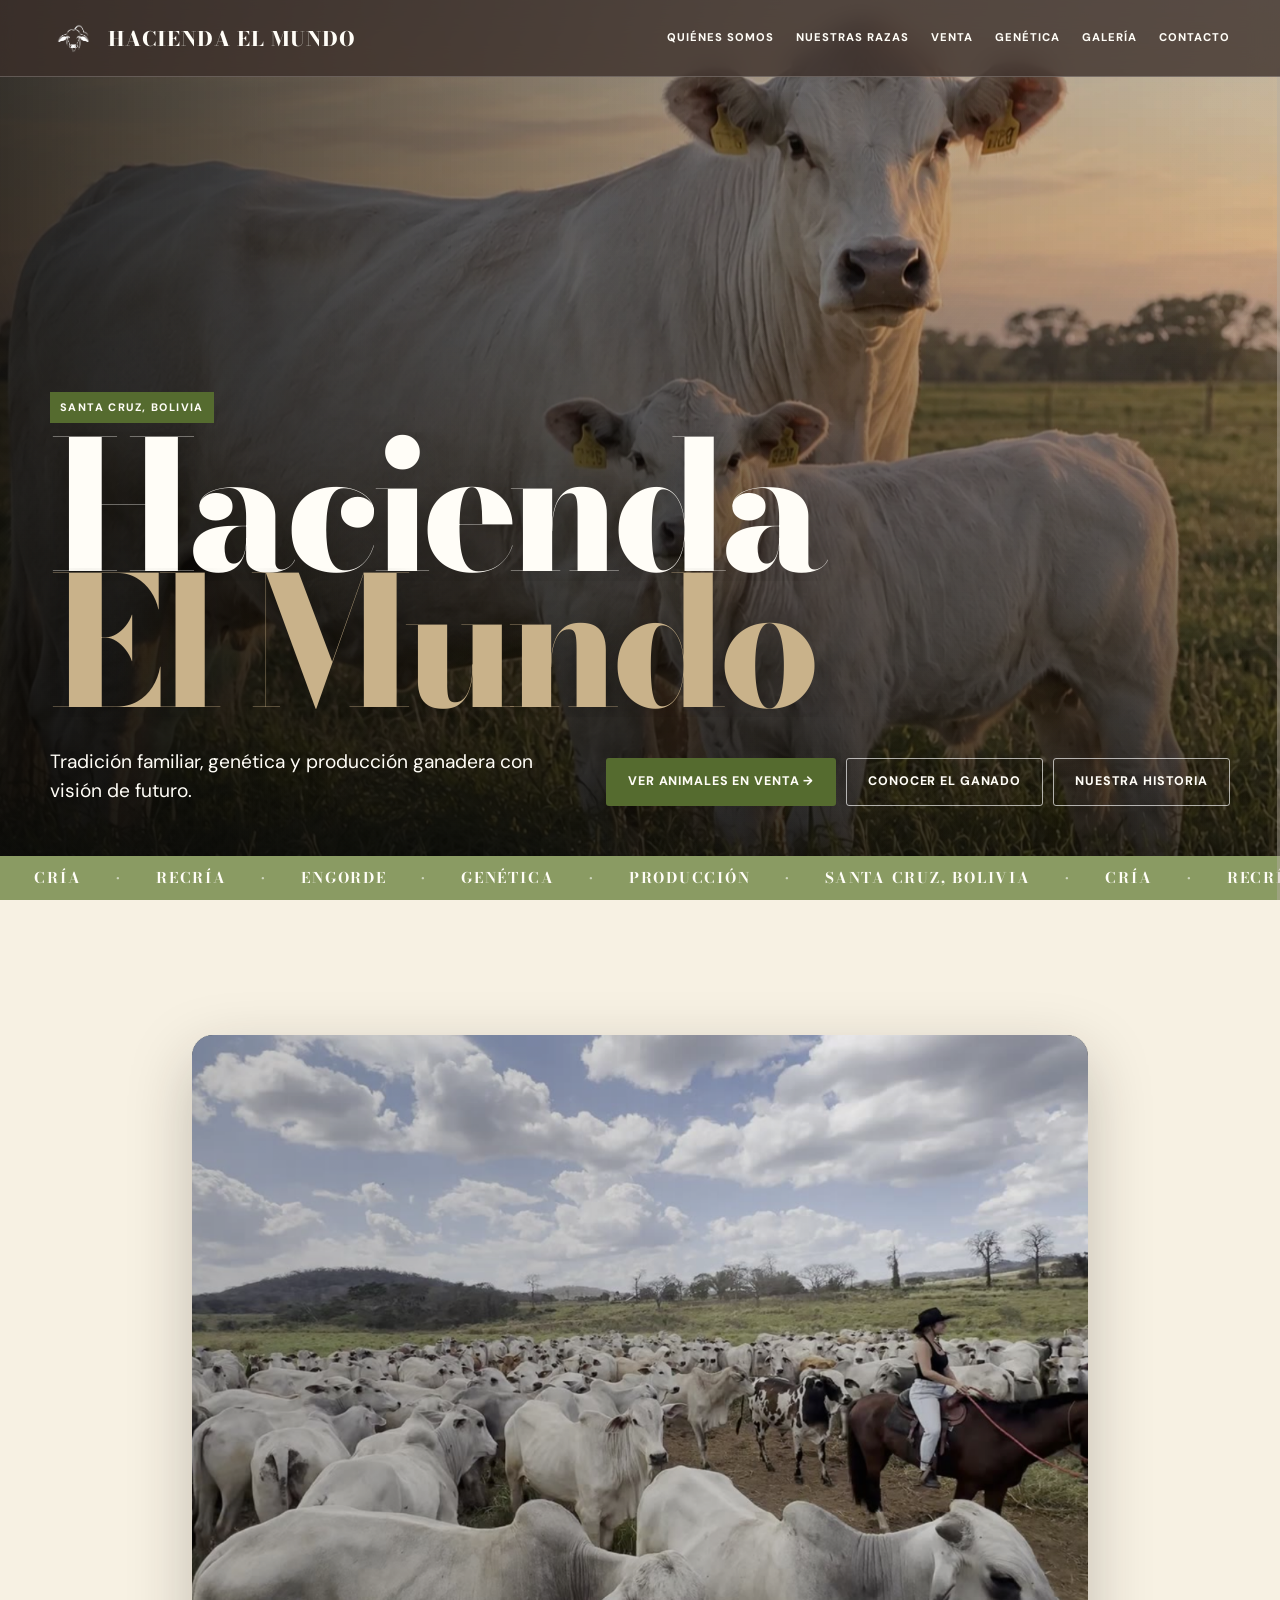
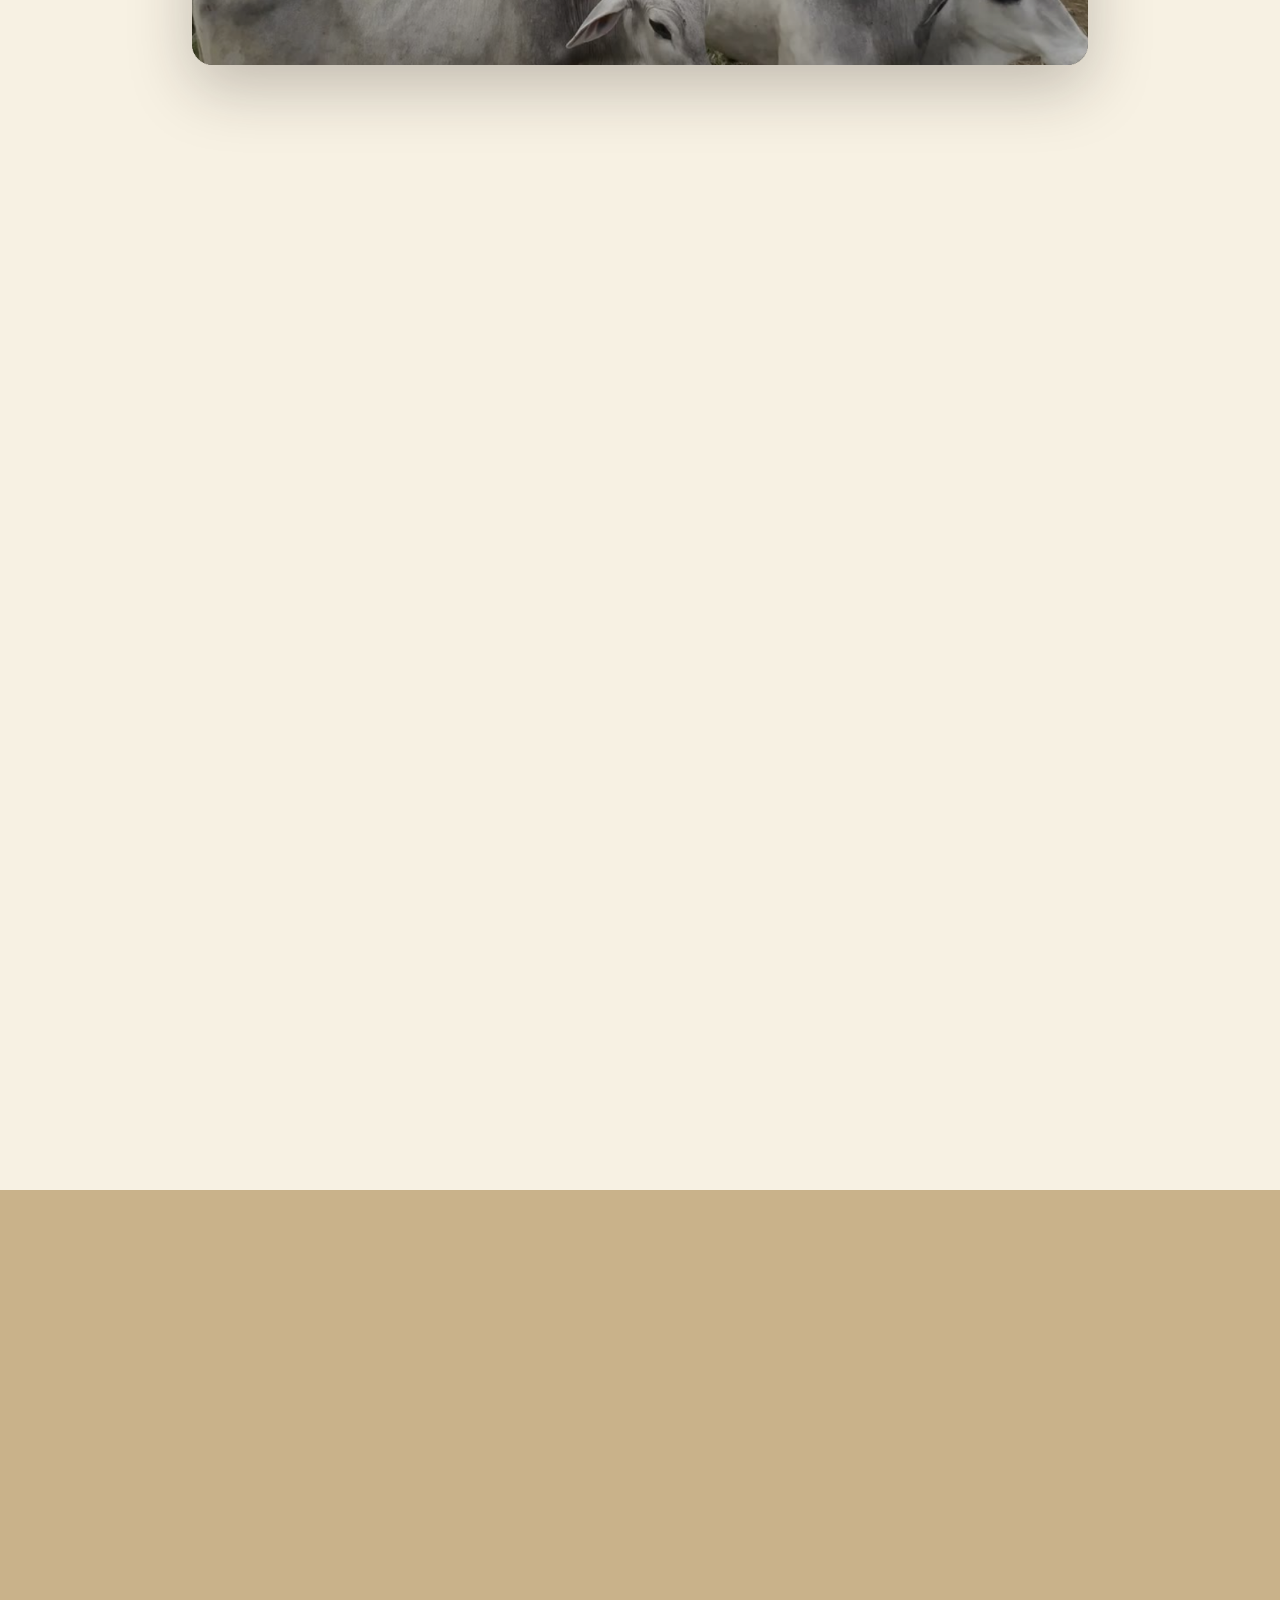
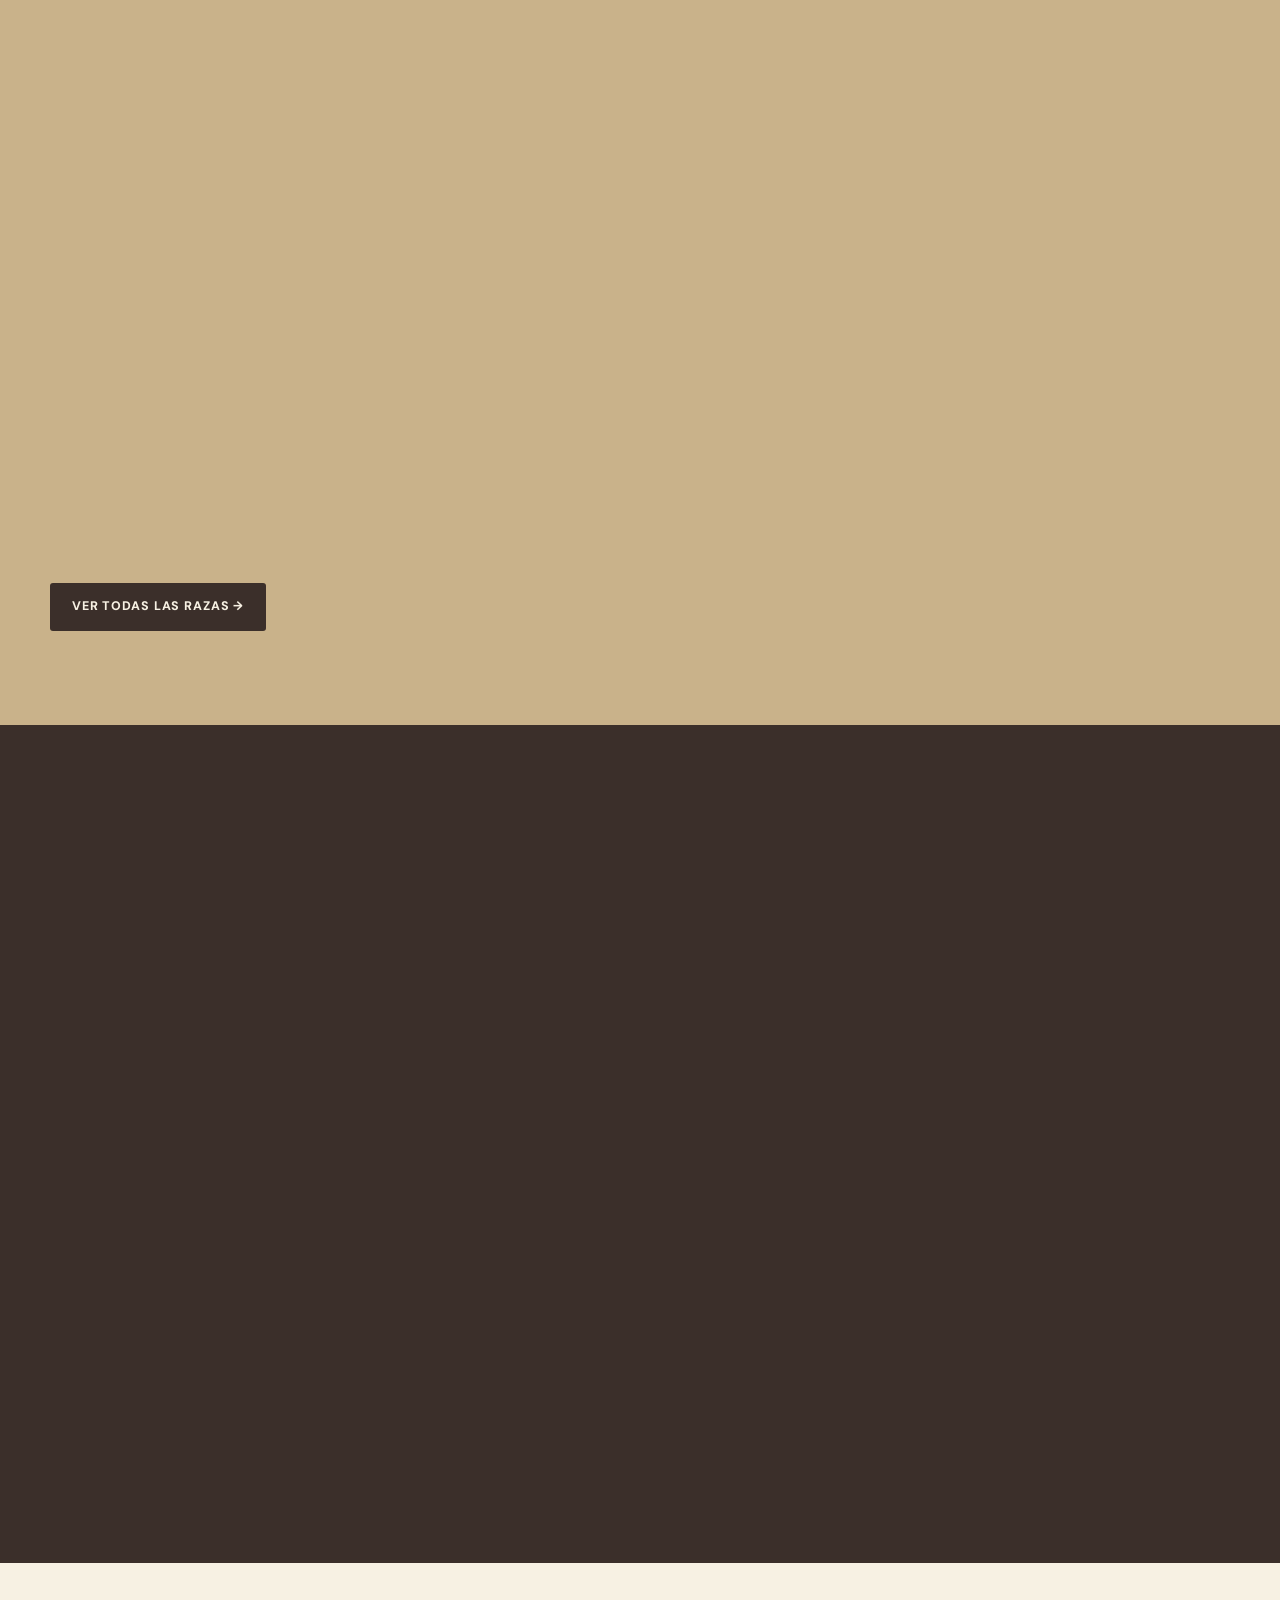
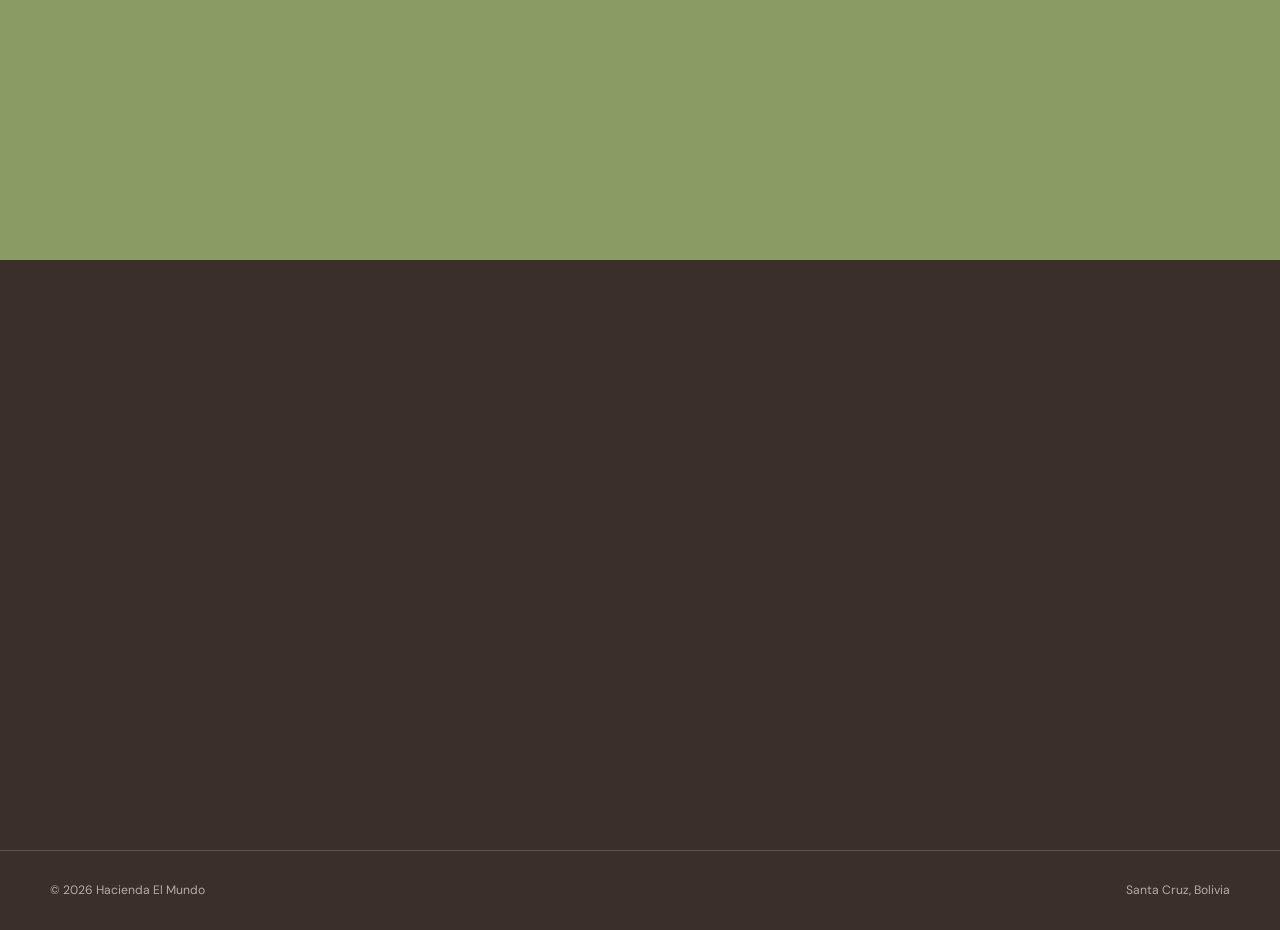
<file: index.html>
<!doctype html>
<html lang="es">
<head>
  <meta charset="utf-8">
  <meta name="viewport" content="width=device-width,initial-scale=1">
  <meta name="description" content="Hacienda El Mundo, producción y genética ganadera en Santa Cruz, Bolivia.">
  <title>Hacienda El Mundo</title>
  <link rel="stylesheet" href="styles.css">
</head>
<body class="home-page">
  <a class="skip-link" href="#contenido">Saltar al contenido</a>

  <header class="site-header site-header--overlay">
    <div class="container nav">
      <a class="brand" href="#inicio"><span class="brand-mark"><img src="assets/logo-nelore-frontal.png" alt=""></span><span class="brand-name">Hacienda El Mundo</span></a>
      <nav class="nav-links" aria-label="Navegación principal">
        <a href="#quienes-somos">Quiénes somos</a>
        <a href="#razas">Nuestras razas</a>
        <a href="#venta">Venta</a>
        <a href="#genetica">Genética</a>
        <a href="#galeria">Galería</a>
        <a href="#contacto">Contacto</a>
      </nav>
      <button class="menu-button" aria-expanded="false" aria-label="Abrir menú">☰</button>
    </div>
  </header>

  <aside class="page-progress" aria-hidden="true">
    <span class="page-progress-current" data-page-progress-current>01</span>
    <span class="page-progress-separator">/</span>
    <span class="page-progress-total" data-page-progress-total>07</span>
    <span class="page-progress-label" data-page-progress-label>Portada</span>
    <span class="page-progress-track"><span data-page-progress-fill></span></span>
  </aside>

  <main id="contenido">
    <section class="home-hero" id="inicio" data-scroll-section data-section-label="Portada">
      <div class="container home-content">
        <span class="home-location">Santa Cruz, Bolivia</span>
        <h1 class="home-title" aria-label="Hacienda El Mundo">
          <span class="home-title-line"><span class="home-title-word">Hacienda</span></span>
          <span class="home-title-line accent"><span class="home-title-word">El Mundo</span></span>
        </h1>
        <div class="home-bottom">
          <p>Tradición familiar, genética y producción ganadera con visión de futuro.</p>
          <div class="home-actions">
            <a class="button button--terra" href="#venta">Ver animales en venta →</a>
            <a class="button button--outline-light" href="#razas">Conocer el ganado</a>
            <a class="button button--outline-light" href="#quienes-somos">Nuestra historia</a>
          </div>
        </div>
      </div>
      <div class="home-strip" aria-label="Cría, recría, engorde, genética, producción, Santa Cruz Bolivia">
        <div class="home-ticker-track">
          <div class="home-ticker-group">
            <span>Cría</span><i>·</i><span>Recría</span><i>·</i><span>Engorde</span><i>·</i><span>Genética</span><i>·</i><span>Producción</span><i>·</i><span>Santa Cruz, Bolivia</span><i>·</i>
          </div>
          <div class="home-ticker-group" aria-hidden="true">
            <span>Cría</span><i>·</i><span>Recría</span><i>·</i><span>Engorde</span><i>·</i><span>Genética</span><i>·</i><span>Producción</span><i>·</i><span>Santa Cruz, Bolivia</span><i>·</i>
          </div>
        </div>
      </div>
    </section>

    <section class="section home-about home-about--cinematic" id="quienes-somos" data-cinematic-story data-scroll-section data-section-label="Quiénes somos">
      <div class="container">
        <div class="home-story-video">
          <video autoplay muted loop playsinline preload="metadata" poster="assets/video/relato-familiar-v14-poster.jpg" aria-hidden="true">
            <source src="assets/video/relato-familiar-v14.mp4" type="video/mp4">
          </video>
          <div class="home-story-shade" aria-hidden="true"></div>
          <div class="home-story-copy">
            <p class="eyebrow">Quiénes somos</p>
            <h2>Una hacienda familiar con visión productiva.</h2>
            <div class="home-story-text">
              <p>El Mundo es una hacienda ganadera dedicada a la producción de carne vacuna mediante la cría, recría y engorde de ganado.</p>
              <p>Desde Santa Cruz, Bolivia, unimos el trabajo de la familia con una ganadería preparada para el futuro.</p>
            </div>
            <a class="text-link" href="nosotros.html">Conocer nuestra historia <span>→</span></a>
          </div>
          <span class="home-story-index" aria-hidden="true">02 <i>/</i> 07</span>
        </div>
      </div>
    </section>

    <section class="section home-breeds" id="razas" data-scroll-section data-section-label="Nuestras razas">
      <div class="container">
        <div class="home-section-heading reveal">
          <div><p class="eyebrow">Nuestras razas</p><h2>Ganado adaptado a nuestros objetivos.</h2></div>
          <p>El Nelore es nuestra raza principal por su rusticidad y adaptación al clima. También trabajamos con Angus, Brahman, Sindi y cruce industrial.</p>
        </div>
        <div class="cattle-carousel reveal" data-carousel aria-label="Carrusel de nuestras razas">
          <div class="cattle-carousel-controls">
            <p class="cattle-carousel-counter" data-carousel-counter aria-live="polite">01 / 05</p>
            <div class="cattle-carousel-buttons">
              <button type="button" data-carousel-prev aria-label="Ver raza anterior">←</button>
              <button type="button" data-carousel-next aria-label="Ver raza siguiente">→</button>
            </div>
          </div>
          <div class="cattle-track" data-carousel-track tabindex="0">
            <a class="home-breed-card home-breed-card--nelore cattle-slide" href="ganado.html"><span class="breed-kicker">01 · Raza principal</span><h3>Nelore</h3><p>Rusticidad y adaptación al clima tropical.</p></a>
            <a class="home-breed-card home-breed-card--angus cattle-slide" href="ganado.html"><span class="breed-kicker">02 · Calidad cárnica</span><h3>Angus</h3><p>Precocidad, fertilidad y calidad de carne.</p></a>
            <a class="home-breed-card home-breed-card--brahman cattle-slide" href="ganado.html"><span class="breed-kicker">03 · Adaptabilidad</span><h3>Brahman</h3><p>Resistencia, longevidad y tolerancia al calor.</p></a>
            <a class="home-breed-card home-breed-card--cruce cattle-slide" href="ganado.html">
              <span class="home-cross-visual" aria-hidden="true"><img src="assets/angus-front.webp" alt=""><img src="assets/nelore-closeup.webp" alt=""><span class="home-cross-plus">+</span></span>
              <span class="breed-kicker">04 · Estrategia productiva</span><h3>Cruce industrial</h3><p>Combinación genética para aprovechar el vigor híbrido.</p>
            </a>
            <a class="home-breed-card home-breed-card--sindi cattle-slide" href="ganado.html"><span class="breed-kicker">05 · Eficiencia</span><h3>Sindi</h3><p>Rusticidad, fertilidad y aprovechamiento eficiente.</p></a>
          </div>
          <div class="cattle-carousel-progress" aria-hidden="true"><span data-carousel-progress></span></div>
        </div>
        <a class="button button--dark home-centered-button" href="ganado.html">Ver todas las razas →</a>
      </div>
    </section>

    <section class="section home-sales" id="venta" data-scroll-section data-section-label="Venta">
      <div class="container home-sales-grid">
        <div class="home-sales-photo reveal" role="img" aria-label="Ganado disponible en Hacienda El Mundo"></div>
        <div class="home-sales-copy reveal">
          <p class="eyebrow">Venta</p>
          <h2>Animales disponibles.</h2>
          <p>Consulta nuestras categorías de ganado y solicita fotos, videos e información directamente por WhatsApp.</p>
          <div class="home-sale-categories" aria-label="Categorías disponibles">
            <span>Terneros</span><span>Torillos</span><span>Vaquillas</span><span>Destetes</span><span>Toros reproductores</span><span>Descartes</span>
          </div>
          <a class="button button--cream" href="venta.html">Ver la venta →</a>
        </div>
      </div>
    </section>

    <section class="section home-genetics" id="genetica" data-scroll-section data-section-label="Genética">
      <div class="container home-editorial-grid home-editorial-grid--reverse">
        <div class="home-editorial-photo home-editorial-photo--genetics reveal" role="img" aria-label="Toro seleccionado para mejoramiento genético"></div>
        <div class="home-editorial-copy reveal">
          <p class="eyebrow">Genética mejorada</p>
          <h2>Selección pensada para producir mejor.</h2>
          <p>Realizamos trabajos de inseminación con pajuelas de toros seleccionados para mejorar la genética del hato.</p>
          <p>Buscamos animales con mayor precocidad, buen desarrollo y la capacidad de alcanzar el peso de faena en menos tiempo.</p>
          <a class="text-link" href="genetica.html">Conocer el proceso <span>→</span></a>
        </div>
      </div>
    </section>

    <section class="section home-gallery" id="galeria" data-scroll-section data-section-label="Galería">
      <div class="container">
        <div class="home-section-heading reveal">
          <div><p class="eyebrow">Galería</p><h2>Una mirada a Hacienda El Mundo.</h2></div>
          <a class="text-link" href="galeria.html">Ver la galería completa <span>→</span></a>
        </div>
        <div class="home-gallery-grid reveal">
          <figure><img src="assets/gallery/ganado-corral-1.jpg" alt="Ganado Nelore de Hacienda El Mundo en el corral"></figure>
          <figure><img src="assets/gallery/ganado-corral-2.jpg" alt="Hato Nelore en Hacienda El Mundo"></figure>
          <figure><img src="assets/contact/conversemos.webp" alt="Ganado de Hacienda El Mundo en las instalaciones"></figure>
        </div>
      </div>
    </section>

    <section class="home-contact" id="contacto" data-scroll-section data-section-label="Contacto">
      <div class="container home-contact-inner reveal">
        <p class="eyebrow">Contacto</p>
        <h2>Hablemos de ganado.</h2>
        <p>Para consultar sobre animales, genética o disponibilidad, escríbenos directamente.</p>
        <div class="home-contact-actions">
          <a class="button button--cream" href="https://wa.me/59177350226" target="_blank" rel="noopener">WhatsApp · +591 77350226</a>
          <a class="button button--outline-light" href="mailto:fliav10w@gmail.com">fliav10w@gmail.com</a>
        </div>
      </div>
    </section>
  </main>

  <footer class="site-footer home-footer"><div class="container footer-row"><span>© <span data-year></span> Hacienda El Mundo</span><span>Santa Cruz, Bolivia</span></div></footer>
  <script src="site.js"></script>
</body>
</html>
</file>
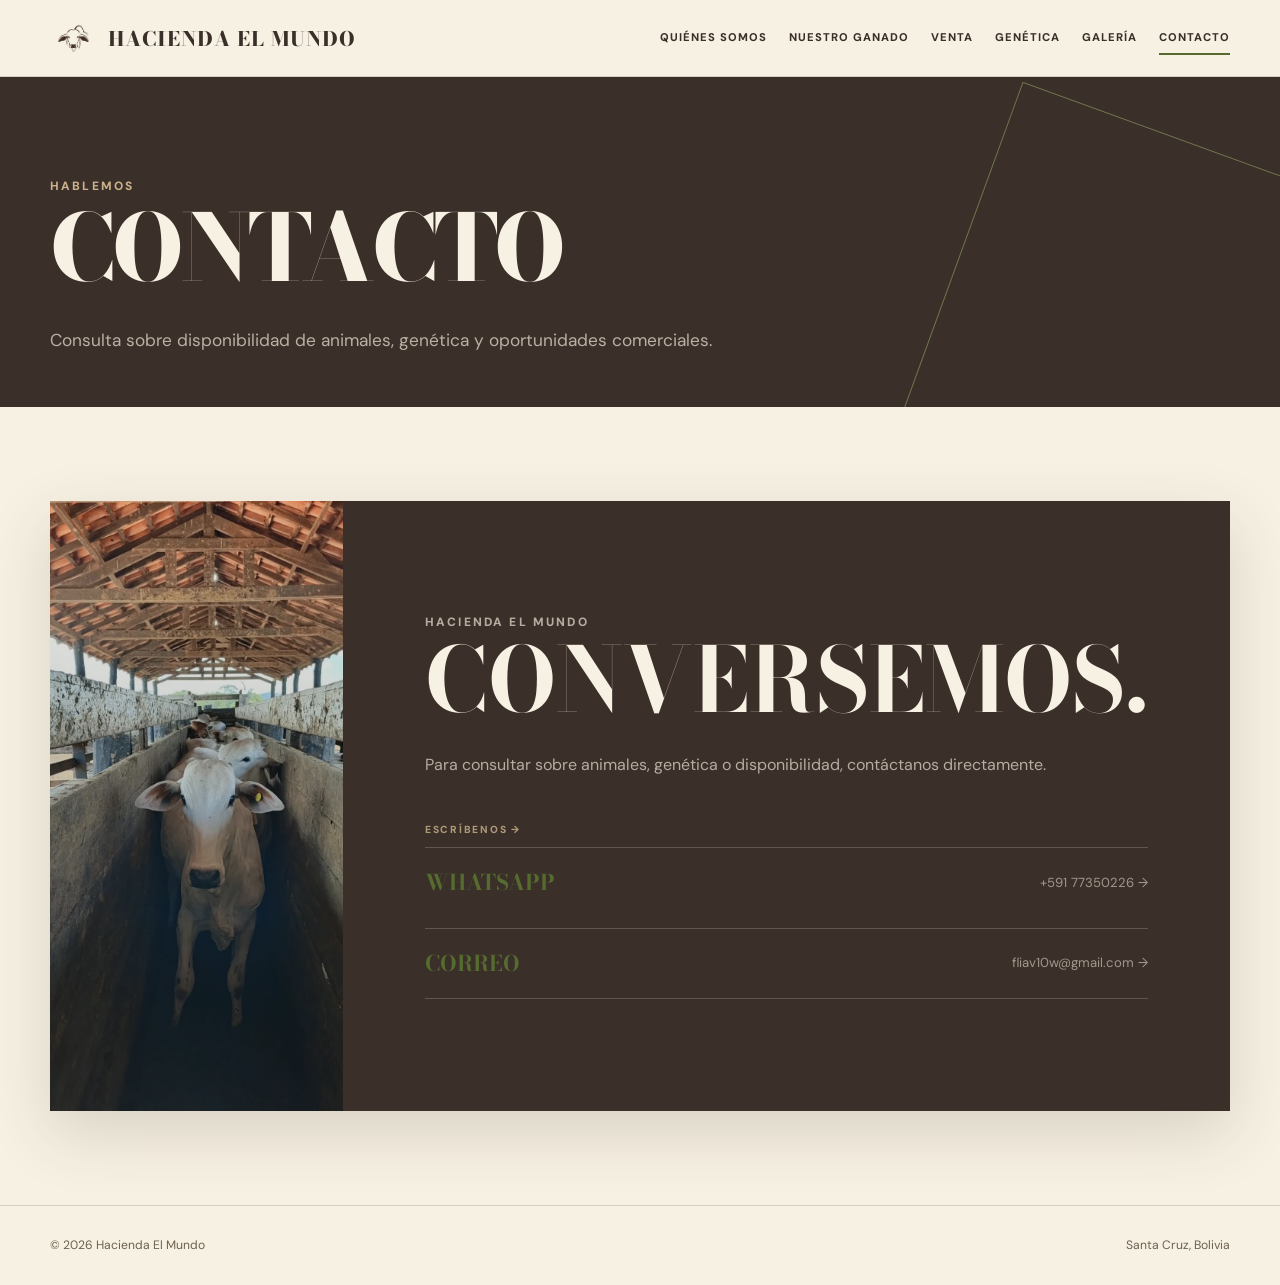
<file: contacto.html>
<!doctype html><html lang="es"><head><meta charset="utf-8"><meta name="viewport" content="width=device-width,initial-scale=1"><meta name="description" content="Contacto de Hacienda El Mundo."><title>Contacto · Hacienda El Mundo</title><link rel="stylesheet" href="styles.css"></head><body><a class="skip-link" href="#contenido">Saltar al contenido</a>
<header class="site-header"><div class="container nav"><a class="brand" href="index.html"><span class="brand-mark"><img src="assets/logo-nelore-frontal.png" alt=""></span><span class="brand-name">Hacienda El Mundo</span></a><nav class="nav-links" aria-label="Navegación principal"><a href="nosotros.html">Quiénes somos</a><a href="ganado.html">Nuestro ganado</a><a href="venta.html">Venta</a><a href="genetica.html">Genética</a><a href="galeria.html">Galería</a><a aria-current="page" href="contacto.html">Contacto</a></nav><button class="menu-button" aria-expanded="false" aria-label="Abrir menú">☰</button></div></header>
<main id="contenido"><section class="page-intro"><div class="container"><p class="eyebrow">Hablemos</p><h1 class="display-title">Contacto</h1><p class="lead">Consulta sobre disponibilidad de animales, genética y oportunidades comerciales.</p></div></section><section class="section"><div class="container contact-layout reveal"><div class="contact-visual" role="img" aria-label="Ganado de Hacienda El Mundo en las instalaciones"></div><div class="contact-panel"><p class="eyebrow">Hacienda El Mundo</p><h2>Conversemos.</h2><p>Para consultar sobre animales, genética o disponibilidad, contáctanos directamente.</p><div class="contact-links"><a class="contact-link" href="https://wa.me/59177350226" target="_blank" rel="noopener"><strong>WhatsApp</strong><span>+591 77350226 →</span></a><a class="contact-link" href="mailto:fliav10w@gmail.com"><strong>Correo</strong><span>fliav10w@gmail.com →</span></a></div></div></div></section></main>
<footer class="site-footer"><div class="container footer-row"><span>© <span data-year></span> Hacienda El Mundo</span><span>Santa Cruz, Bolivia</span></div></footer><script src="site.js"></script></body></html>
</file>
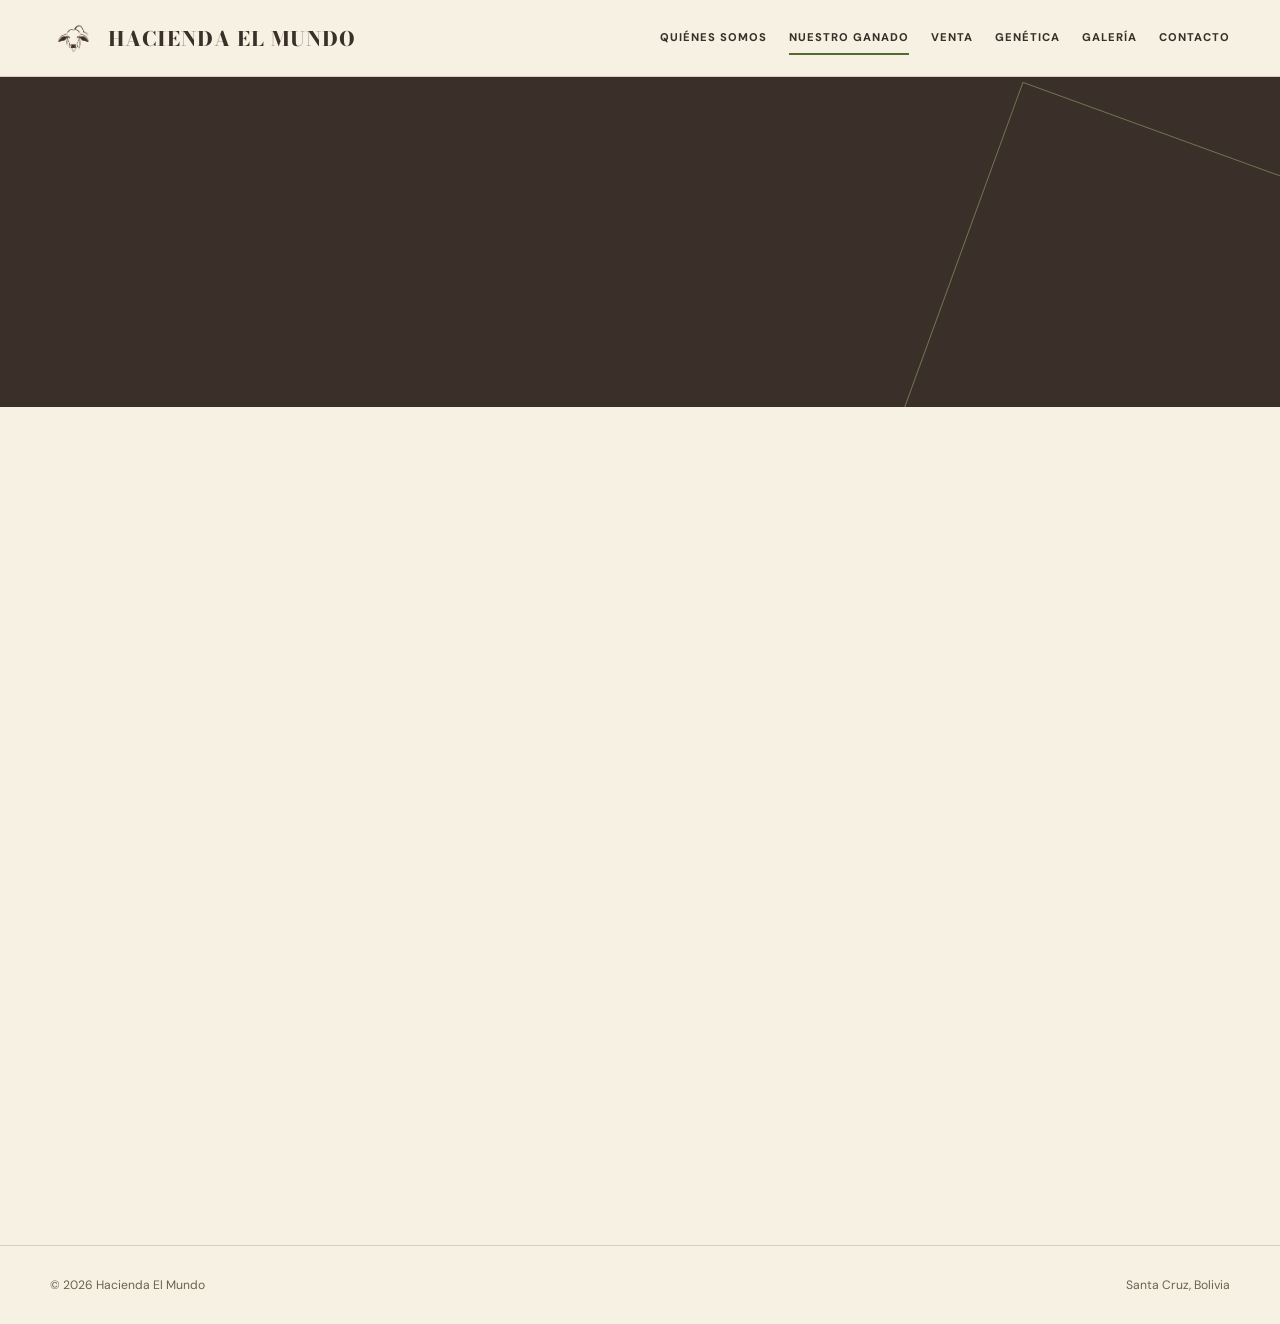
<file: ganado.html>
<!doctype html><html lang="es"><head><meta charset="utf-8"><meta name="viewport" content="width=device-width,initial-scale=1"><meta name="description" content="Conoce las razas de ganado de Hacienda El Mundo."><title>Nuestro ganado · Hacienda El Mundo</title><link rel="stylesheet" href="styles.css"></head><body><a class="skip-link" href="#contenido">Saltar al contenido</a>
<header class="site-header"><div class="container nav"><a class="brand" href="index.html"><span class="brand-mark"><img src="assets/logo-nelore-frontal.png" alt=""></span><span class="brand-name">Hacienda El Mundo</span></a><nav class="nav-links" aria-label="Navegación principal"><a href="nosotros.html">Quiénes somos</a><a aria-current="page" href="ganado.html">Nuestro ganado</a><a href="venta.html">Venta</a><a href="genetica.html">Genética</a><a href="galeria.html">Galería</a><a href="contacto.html">Contacto</a></nav><button class="menu-button" aria-expanded="false" aria-label="Abrir menú">☰</button></div></header>
<main id="contenido"><section class="page-intro"><div class="container"><p class="eyebrow">Nuestra ganadería</p><h1 class="display-title">Razas y cruces</h1><p class="lead">Trabajamos con razas seleccionadas según su adaptación, eficiencia y aporte a los objetivos productivos de la hacienda.</p></div></section><section class="section"><div class="container">
<div class="cattle-carousel reveal" data-carousel aria-label="Carrusel de razas y cruces">
<div class="cattle-carousel-controls"><div><p class="cattle-carousel-counter" data-carousel-counter aria-live="polite">01 / 05</p><p class="breed-discovery-hint"><span aria-hidden="true">↘</span> Selecciona una raza para conocer sus características</p></div><div class="cattle-carousel-buttons"><button type="button" data-carousel-prev aria-label="Ver raza anterior">←</button><button type="button" data-carousel-next aria-label="Ver raza siguiente">→</button></div></div>
<div class="cattle-track" data-carousel-track tabindex="0">
<button type="button" class="breed-card cattle-slide" data-breed="nelore" aria-haspopup="dialog" aria-controls="breedModal"><img src="assets/nelore-closeup.webp" alt="Ejemplar de ganado Nelore"><span class="card-arrow" aria-hidden="true">+</span><span class="breed-content"><span class="breed-number">Raza principal · 01</span><span class="breed-title"><span class="breed-name">Nelore</span><span class="breed-description">Rusticidad y adaptación al clima tropical.</span></span><span class="breed-open-label">Ver características <b aria-hidden="true">→</b></span></span></button>
<button type="button" class="breed-card cattle-slide" data-breed="angus" aria-haspopup="dialog" aria-controls="breedModal"><img src="assets/angus-front.webp" alt="Ejemplar de ganado Angus negro"><span class="card-arrow" aria-hidden="true">+</span><span class="breed-content"><span class="breed-number">Calidad cárnica · 02</span><span class="breed-title"><span class="breed-name">Angus</span><span class="breed-description">Precocidad, fertilidad y calidad de carne.</span></span><span class="breed-open-label">Ver características <b aria-hidden="true">→</b></span></span></button>
<button type="button" class="breed-card cattle-slide" data-breed="brahman" aria-haspopup="dialog" aria-controls="breedModal"><img src="assets/breeds/brahman-v9.webp" alt="Ejemplar de ganado Brahman"><span class="card-arrow" aria-hidden="true">+</span><span class="breed-content"><span class="breed-number">Adaptabilidad · 03</span><span class="breed-title"><span class="breed-name">Brahman</span><span class="breed-description">Resistencia, longevidad y tolerancia al calor.</span></span><span class="breed-open-label">Ver características <b aria-hidden="true">→</b></span></span></button>
<button type="button" class="breed-card cattle-slide" data-breed="cruce" aria-haspopup="dialog" aria-controls="breedModal"><span class="cross-visual"><img src="assets/angus-front.webp" alt=""><img src="assets/nelore-closeup.webp" alt=""></span><span class="card-arrow" aria-hidden="true">+</span><span class="breed-content"><span class="breed-number">Estrategia productiva · 04</span><span class="breed-title"><span class="breed-name">Cruce industrial</span><span class="breed-description">Combinación genética para aprovechar el vigor híbrido.</span></span><span class="breed-open-label">Ver características <b aria-hidden="true">→</b></span></span></button>
<button type="button" class="breed-card cattle-slide" data-breed="sindi" aria-haspopup="dialog" aria-controls="breedModal"><img src="assets/breeds/sindi-v9.webp" alt="Ejemplar de ganado Sindi rojizo"><span class="card-arrow" aria-hidden="true">+</span><span class="breed-content"><span class="breed-number">Eficiencia · 05</span><span class="breed-title"><span class="breed-name">Sindi</span><span class="breed-description">Rusticidad, fertilidad y aprovechamiento eficiente.</span></span><span class="breed-open-label">Ver características <b aria-hidden="true">→</b></span></span></button>
</div><div class="cattle-carousel-progress" aria-hidden="true"><span data-carousel-progress></span></div>
</div></div></section></main><div class="modal" id="breedModal" role="dialog" aria-modal="true" aria-labelledby="modalTitle" aria-hidden="true"><div class="modal-card"><button class="close-button" id="modalClose" aria-label="Cerrar">×</button><p class="eyebrow">Características</p><h2 id="modalTitle"></h2><p id="modalText"></p><div class="modal-facts" id="modalFacts"></div></div></div>
<footer class="site-footer"><div class="container footer-row"><span>© <span data-year></span> Hacienda El Mundo</span><span>Santa Cruz, Bolivia</span></div></footer><script src="site.js"></script></body></html>
</file>
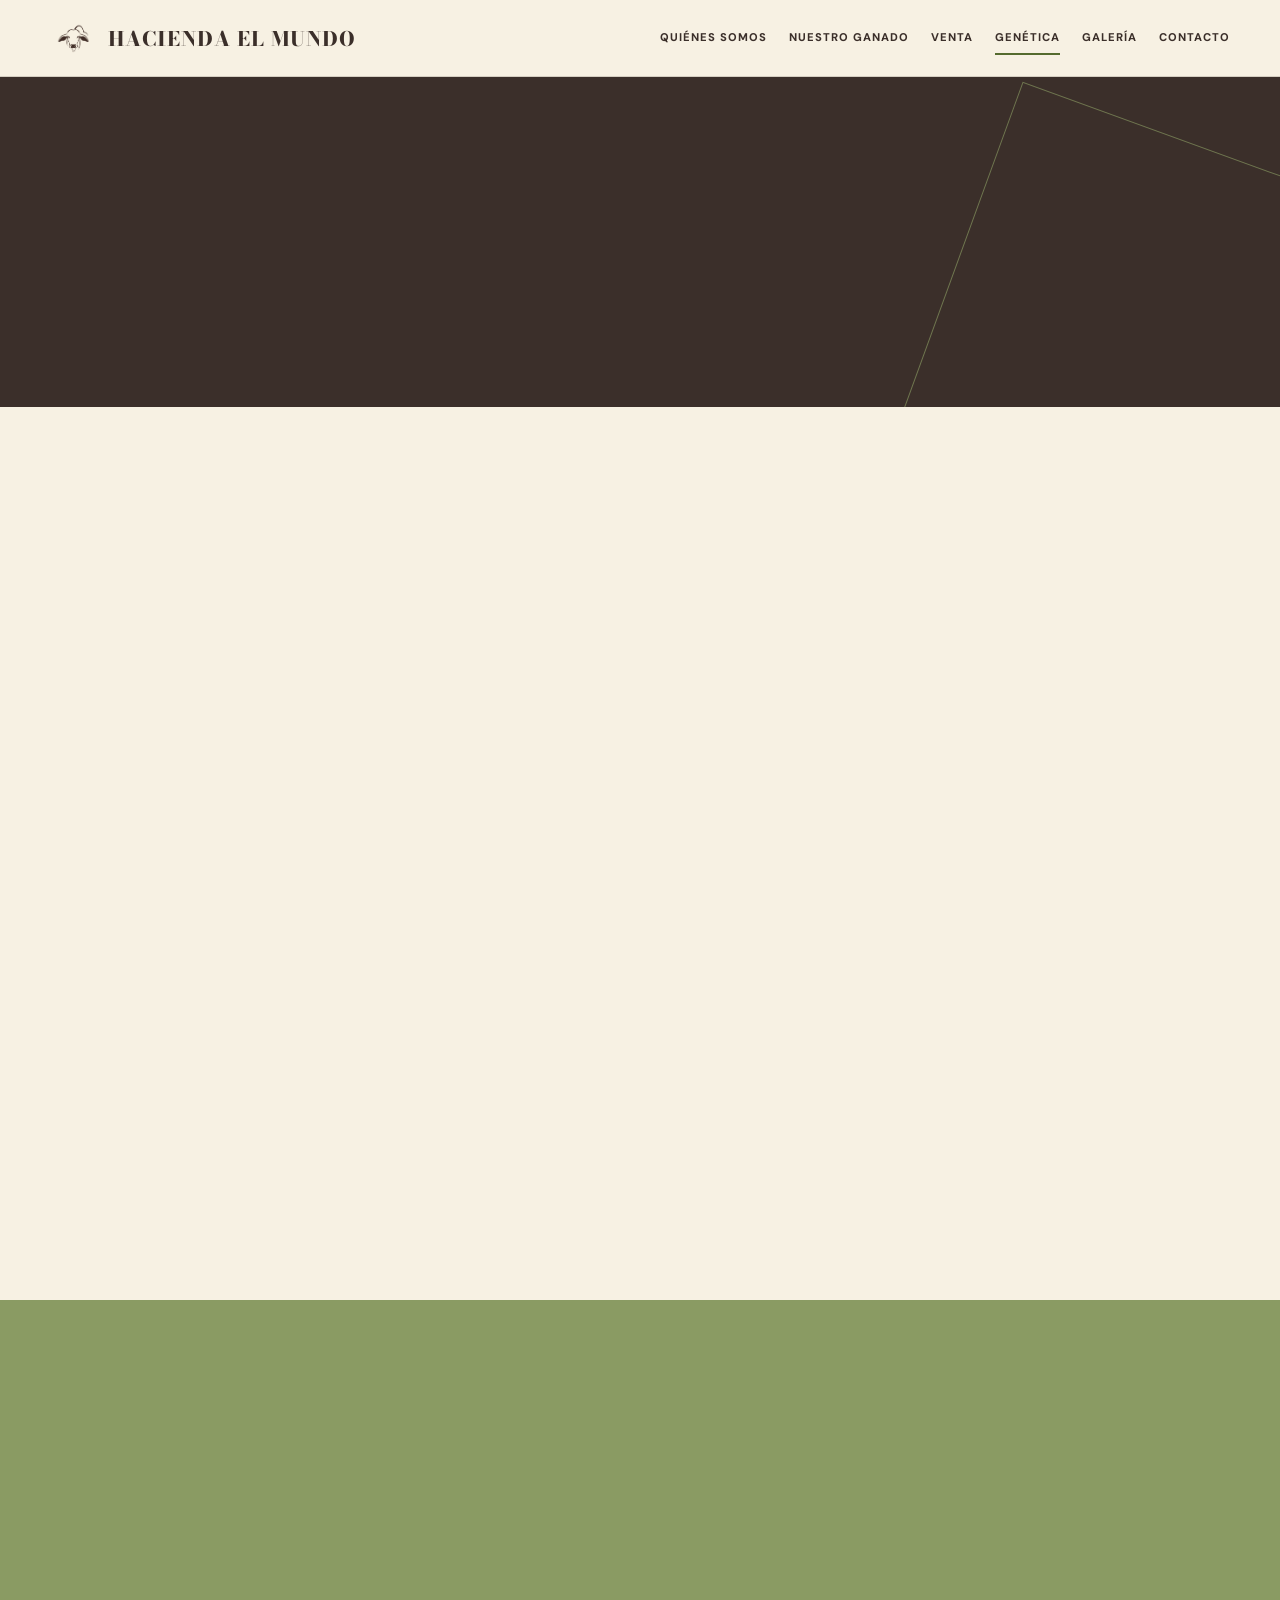
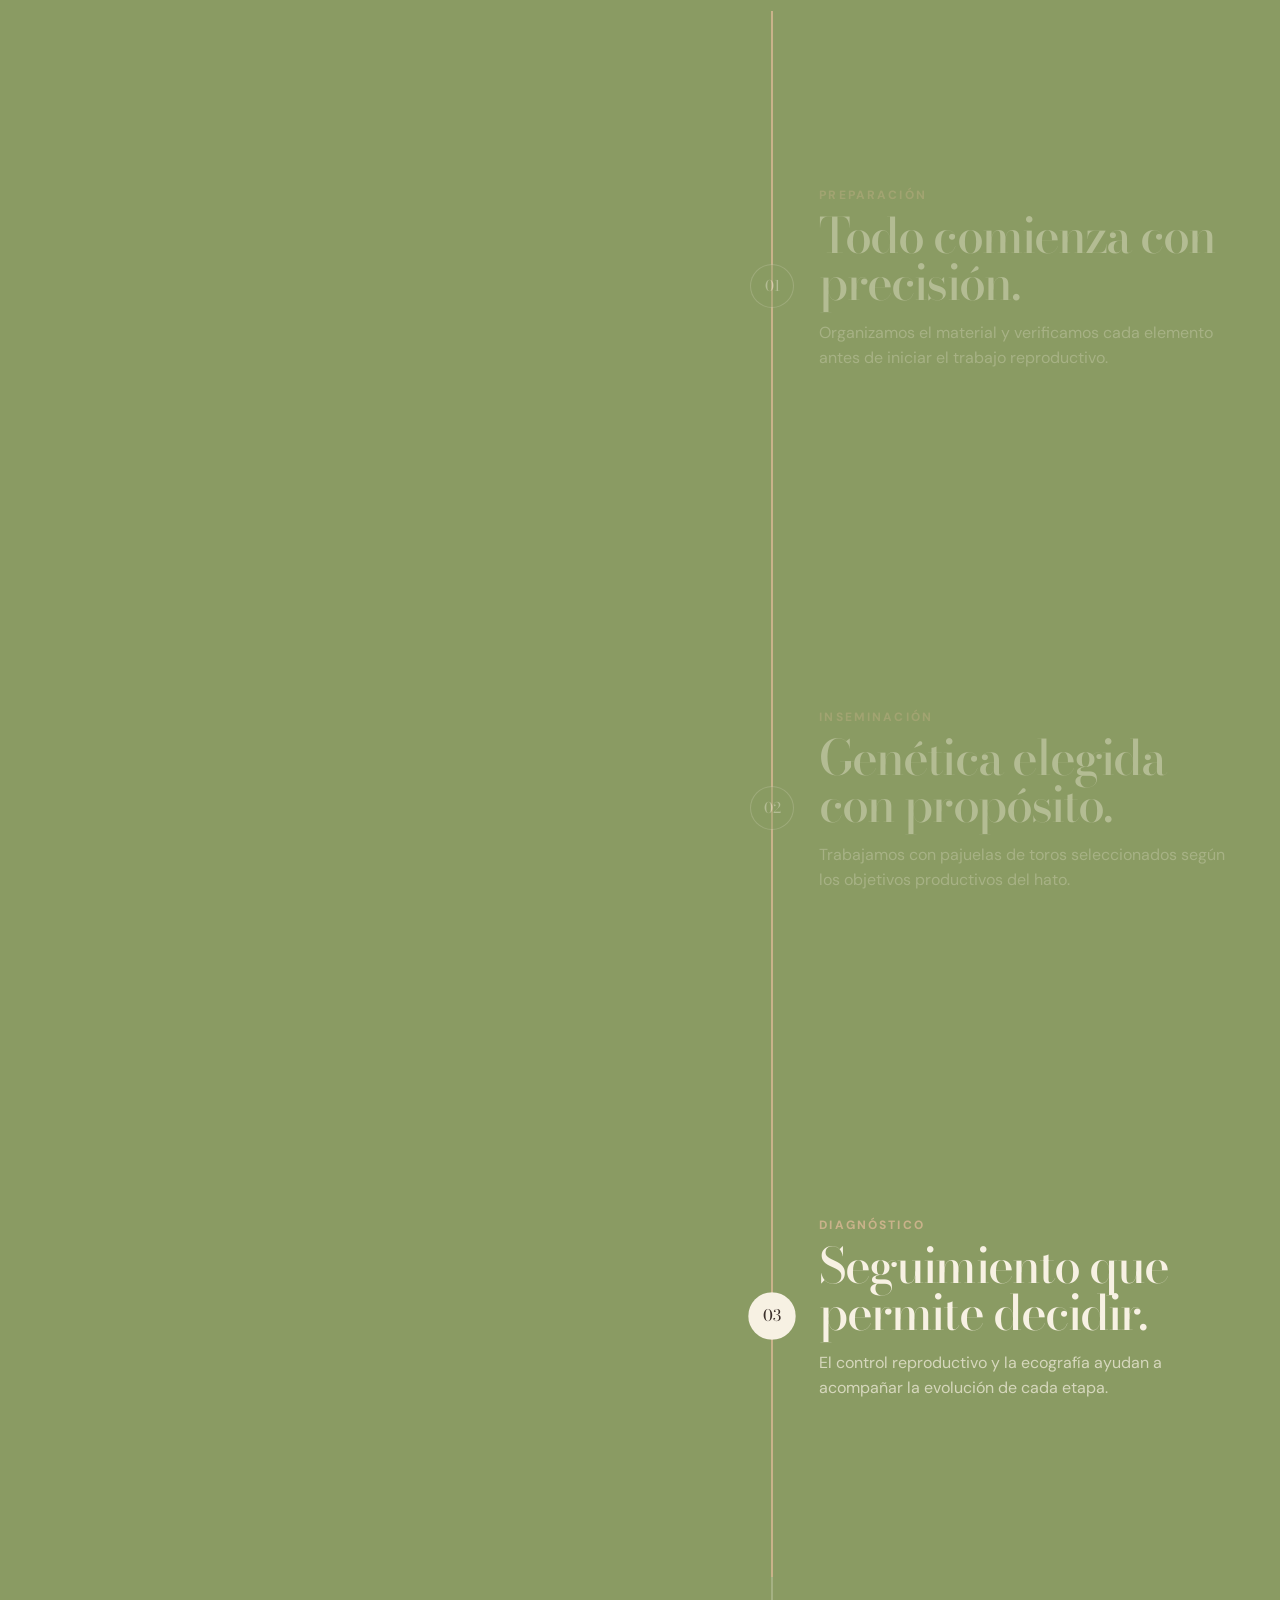
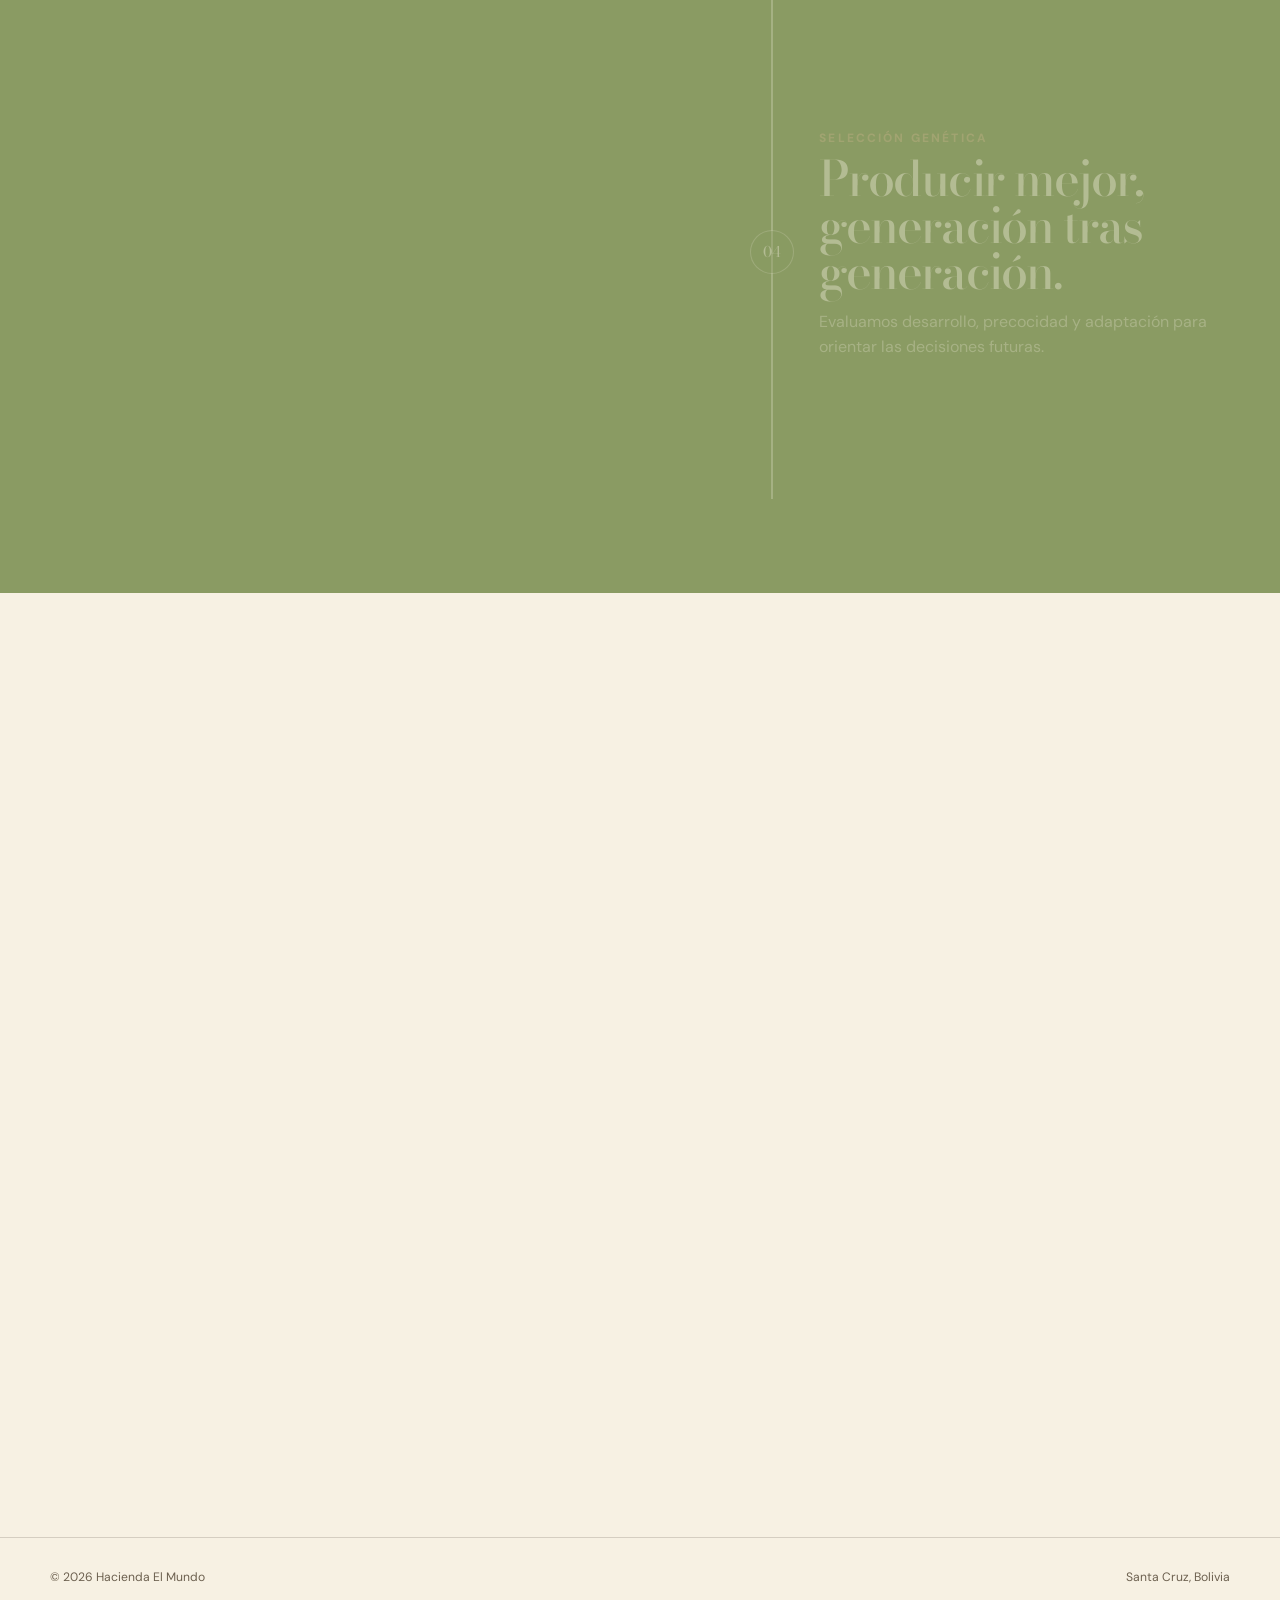
<file: genetica.html>
<!doctype html>
<html lang="es">
<head>
  <meta charset="utf-8">
  <meta name="viewport" content="width=device-width,initial-scale=1">
  <meta name="description" content="Mejoramiento genético e inseminación en Hacienda El Mundo.">
  <title>Genética · Hacienda El Mundo</title>
  <link rel="stylesheet" href="styles.css">
</head>
<body>
  <a class="skip-link" href="#contenido">Saltar al contenido</a>
  <header class="site-header">
    <div class="container nav">
      <a class="brand" href="index.html"><span class="brand-mark"><img src="assets/logo-nelore-frontal.png" alt=""></span><span class="brand-name">Hacienda El Mundo</span></a>
      <nav class="nav-links" aria-label="Navegación principal">
        <a href="nosotros.html">Quiénes somos</a><a href="ganado.html">Nuestro ganado</a><a href="venta.html">Venta</a><a aria-current="page" href="genetica.html">Genética</a><a href="galeria.html">Galería</a><a href="contacto.html">Contacto</a>
      </nav>
      <button class="menu-button" aria-expanded="false" aria-label="Abrir menú">☰</button>
    </div>
  </header>
  <main id="contenido">
    <section class="page-intro">
      <div class="container">
        <p class="eyebrow">Qué ofrecemos</p>
        <h1 class="display-title">Genética mejorada</h1>
        <p class="lead">Selección e inseminación para orientar el desarrollo de un hato más precoz, eficiente y productivo.</p>
      </div>
    </section>
    <section class="section">
      <div class="container genetics-layout">
        <div class="genetics-copy reveal">
          <p class="eyebrow">Inseminación</p>
          <h2>Mejorar hoy para producir mejor mañana.</h2>
          <p>Con el objetivo de mejorar la genética, realizamos trabajos de inseminación utilizando pajuelas de toros seleccionados. Esta práctica permite buscar animales con mayor precocidad y eficiencia hasta alcanzar el peso de faena.</p>
          <ol class="steps">
            <li><strong>01</strong><span>Selección de reproductores según el objetivo productivo.</span></li>
            <li><strong>02</strong><span>Inseminación y seguimiento reproductivo.</span></li>
            <li><strong>03</strong><span>Evaluación del desarrollo de las nuevas crías.</span></li>
          </ol>
        </div>
        <figure class="genetics-feature reveal">
          <img src="assets/genetics/toro-seleccionado.webp" alt="Toro Nelore seleccionado para mejoramiento genético">
          <figcaption>Toro seleccionado · Genética Nelore</figcaption>
        </figure>
      </div>
    </section>
    <section class="section genetics-process genetics-story-section">
      <div class="container">
        <div class="home-section-heading reveal">
          <div><p class="eyebrow">El proceso</p><h2>Genética que avanza paso a paso.</h2></div>
          <p>Recorre el proceso: la imagen y la línea de progreso cambian a medida que avanzas por cada etapa.</p>
        </div>

        <div class="genetics-story" data-genetics-story>
          <div class="genetics-story-visual reveal" aria-live="polite">
            <div class="genetics-story-images">
              <img class="is-active" data-genetics-image src="assets/genetics/material-inseminacion.jpeg" alt="Material preparado para la inseminación bovina">
              <img data-genetics-image src="assets/genetics/pajuelas-seleccionadas.jpeg" alt="Pajuelas seleccionadas para inseminación">
              <img class="genetics-story-image--portrait genetics-story-image--ultrasound" data-genetics-image src="assets/genetics/diagnostico-ecografia-v12.webp" alt="Ecografía para el diagnóstico reproductivo bovino">
              <img class="genetics-story-image--portrait genetics-story-image--selection" data-genetics-image src="assets/genetics/seleccion-atardecer-v12.webp" alt="Toro Nelore seleccionado al atardecer">
            </div>
            <div class="genetics-story-caption">
              <span data-genetics-caption-number>01</span>
              <strong data-genetics-caption-title>Preparación</strong>
            </div>
          </div>

          <div class="genetics-story-steps">
            <span class="genetics-story-line" aria-hidden="true"><span data-genetics-progress></span></span>
            <article class="genetics-story-step is-active" id="preparacion" data-genetics-step data-step-title="Preparación">
              <span>01</span><div><p class="eyebrow">Preparación</p><h3>Todo comienza con precisión.</h3><p>Organizamos el material y verificamos cada elemento antes de iniciar el trabajo reproductivo.</p></div>
            </article>
            <article class="genetics-story-step" id="inseminacion" data-genetics-step data-step-title="Inseminación">
              <span>02</span><div><p class="eyebrow">Inseminación</p><h3>Genética elegida con propósito.</h3><p>Trabajamos con pajuelas de toros seleccionados según los objetivos productivos del hato.</p></div>
            </article>
            <article class="genetics-story-step" id="diagnostico" data-genetics-step data-step-title="Diagnóstico">
              <span>03</span><div><p class="eyebrow">Diagnóstico</p><h3>Seguimiento que permite decidir.</h3><p>El control reproductivo y la ecografía ayudan a acompañar la evolución de cada etapa.</p></div>
            </article>
            <article class="genetics-story-step" id="seleccion-genetica" data-genetics-step data-step-title="Selección genética">
              <span>04</span><div><p class="eyebrow">Selección genética</p><h3>Producir mejor, generación tras generación.</h3><p>Evaluamos desarrollo, precocidad y adaptación para orientar las decisiones futuras.</p></div>
            </article>
          </div>
        </div>
      </div>
    </section>

    <section class="section genetics-archive">
      <div class="container">
        <div class="home-section-heading reveal">
          <div><p class="eyebrow">En la hacienda</p><h2>El proceso en movimiento.</h2></div>
          <p>Material real del trabajo de inseminación y de los instrumentos utilizados durante el proceso.</p>
        </div>
        <div class="genetics-archive-grid">
          <figure class="process-video reveal">
            <video controls preload="metadata" poster="assets/genetics/proceso-inseminacion-poster.jpg"><source src="assets/genetics/proceso-inseminacion.mp4" type="video/mp4">Tu navegador no puede reproducir este video.</video>
            <figcaption>Proceso de inseminación</figcaption>
          </figure>
          <figure class="process-photo reveal"><img src="assets/genetics/aplicadores-inseminacion.jpeg" alt="Aplicadores utilizados durante la inseminación" loading="lazy"><figcaption>Instrumentos del proceso</figcaption></figure>
        </div>
      </div>
    </section>
  </main>
  <footer class="site-footer"><div class="container footer-row"><span>© <span data-year></span> Hacienda El Mundo</span><span>Santa Cruz, Bolivia</span></div></footer>
  <script src="site.js"></script>
</body>
</html>
</file>
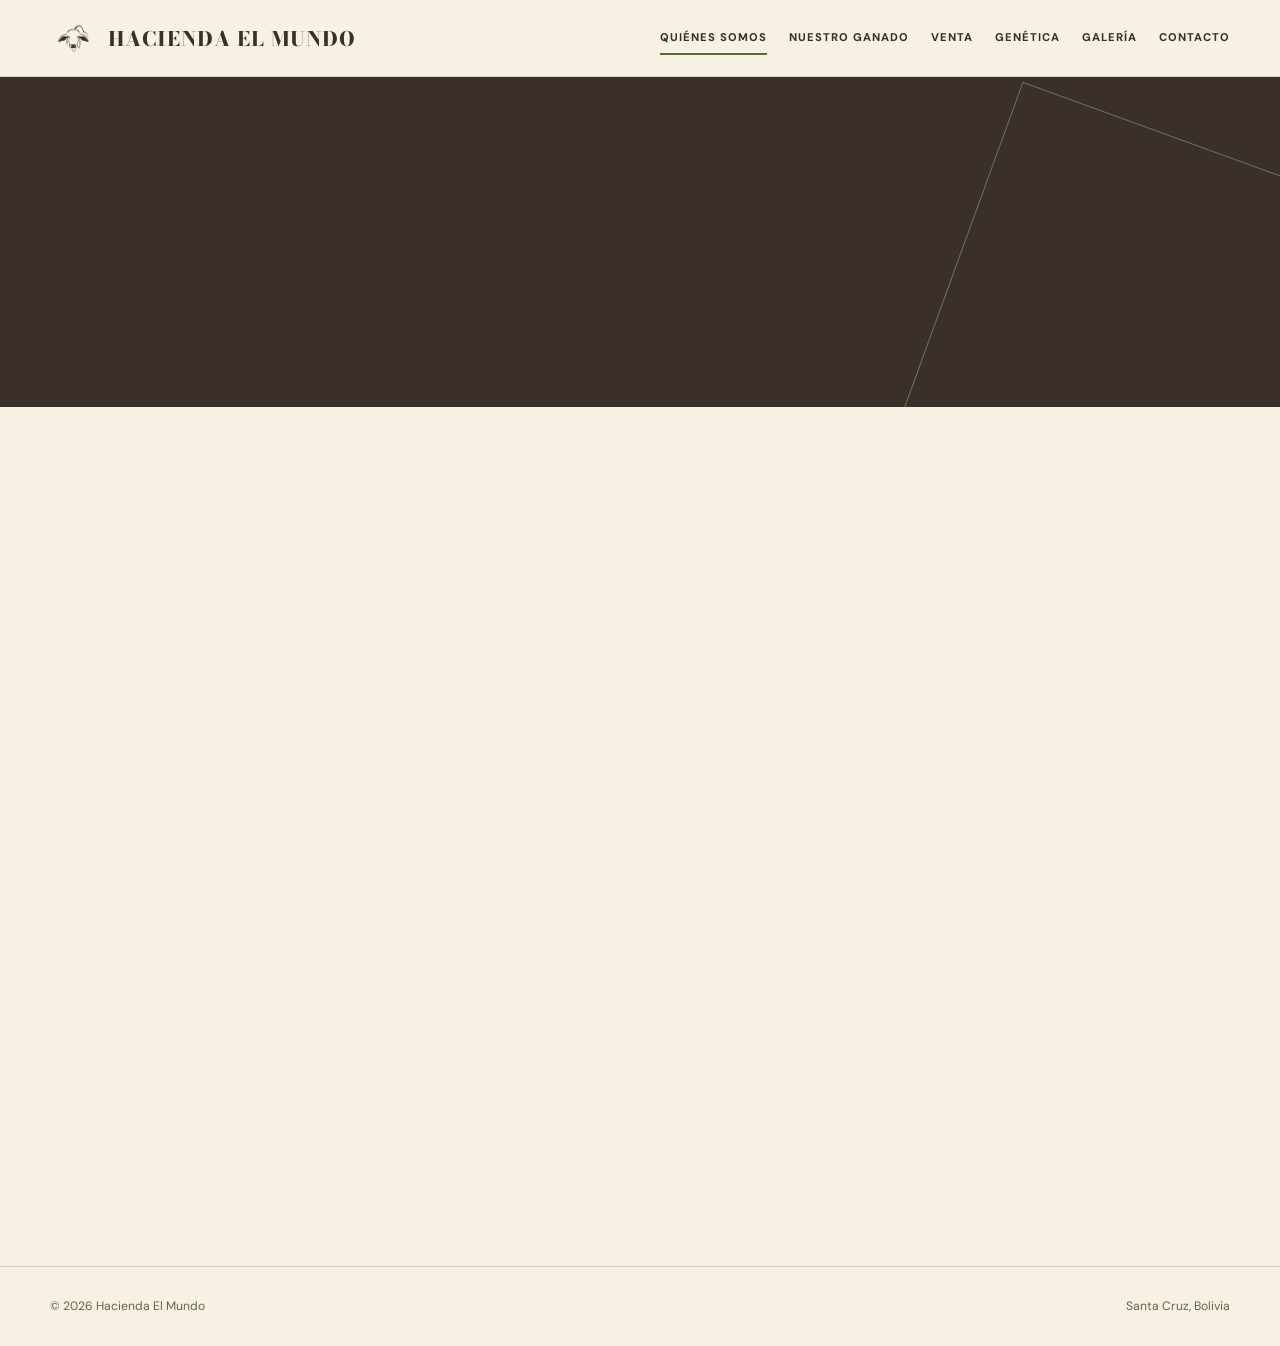
<file: nosotros.html>
<!doctype html><html lang="es"><head><meta charset="utf-8"><meta name="viewport" content="width=device-width,initial-scale=1"><meta name="description" content="Conoce la historia y ubicación de Hacienda El Mundo."><title>Quiénes somos · Hacienda El Mundo</title><link rel="stylesheet" href="styles.css"></head><body><a class="skip-link" href="#contenido">Saltar al contenido</a>
<header class="site-header"><div class="container nav"><a class="brand" href="index.html"><span class="brand-mark"><img src="assets/logo-nelore-frontal.png" alt=""></span><span class="brand-name">Hacienda El Mundo</span></a><nav class="nav-links" aria-label="Navegación principal"><a aria-current="page" href="nosotros.html">Quiénes somos</a><a href="ganado.html">Nuestro ganado</a><a href="venta.html">Venta</a><a href="genetica.html">Genética</a><a href="galeria.html">Galería</a><a href="contacto.html">Contacto</a></nav><button class="menu-button" aria-expanded="false" aria-label="Abrir menú">☰</button></div></header>
<main id="contenido"><section class="page-intro"><div class="container"><p class="eyebrow">Nuestra historia</p><h1 class="display-title">Quiénes somos</h1><p class="lead">Una hacienda familiar dedicada a producir carne vacuna a través de la cría, recría y engorde de ganado.</p></div></section><section class="section" id="historia"><div class="container about-layout"><div class="about-photo reveal" role="img" aria-label="Ganado de Hacienda El Mundo"></div><div class="about-copy reveal"><p class="eyebrow">Hacienda El Mundo</p><h2 id="trabajo-familiar">Trabajo familiar con visión productiva.</h2><p id="produccion">El Mundo es una hacienda ganadera cuyo objetivo principal es la producción de carne vacuna mediante la cría, recría y engorde.</p><p>Estamos ubicados en Santa Cruz, Bolivia, donde desarrollamos una ganadería adaptada al clima y orientada a una producción eficiente.</p><p>El proyecto representa la unión de la familia y su compromiso con el crecimiento de una empresa ganadera moderna, responsable y preparada para el futuro.</p><div class="facts" id="ubicacion"><div class="fact"><strong>Santa Cruz</strong><span>Ubicación</span></div><div class="fact"><strong>Bolivia</strong><span>País</span></div><div class="fact"><strong>Familiar</strong><span>Proyecto ganadero</span></div></div></div></div></section></main>
<footer class="site-footer"><div class="container footer-row"><span>© <span data-year></span> Hacienda El Mundo</span><span>Santa Cruz, Bolivia</span></div></footer><script src="site.js"></script></body></html>
</file>
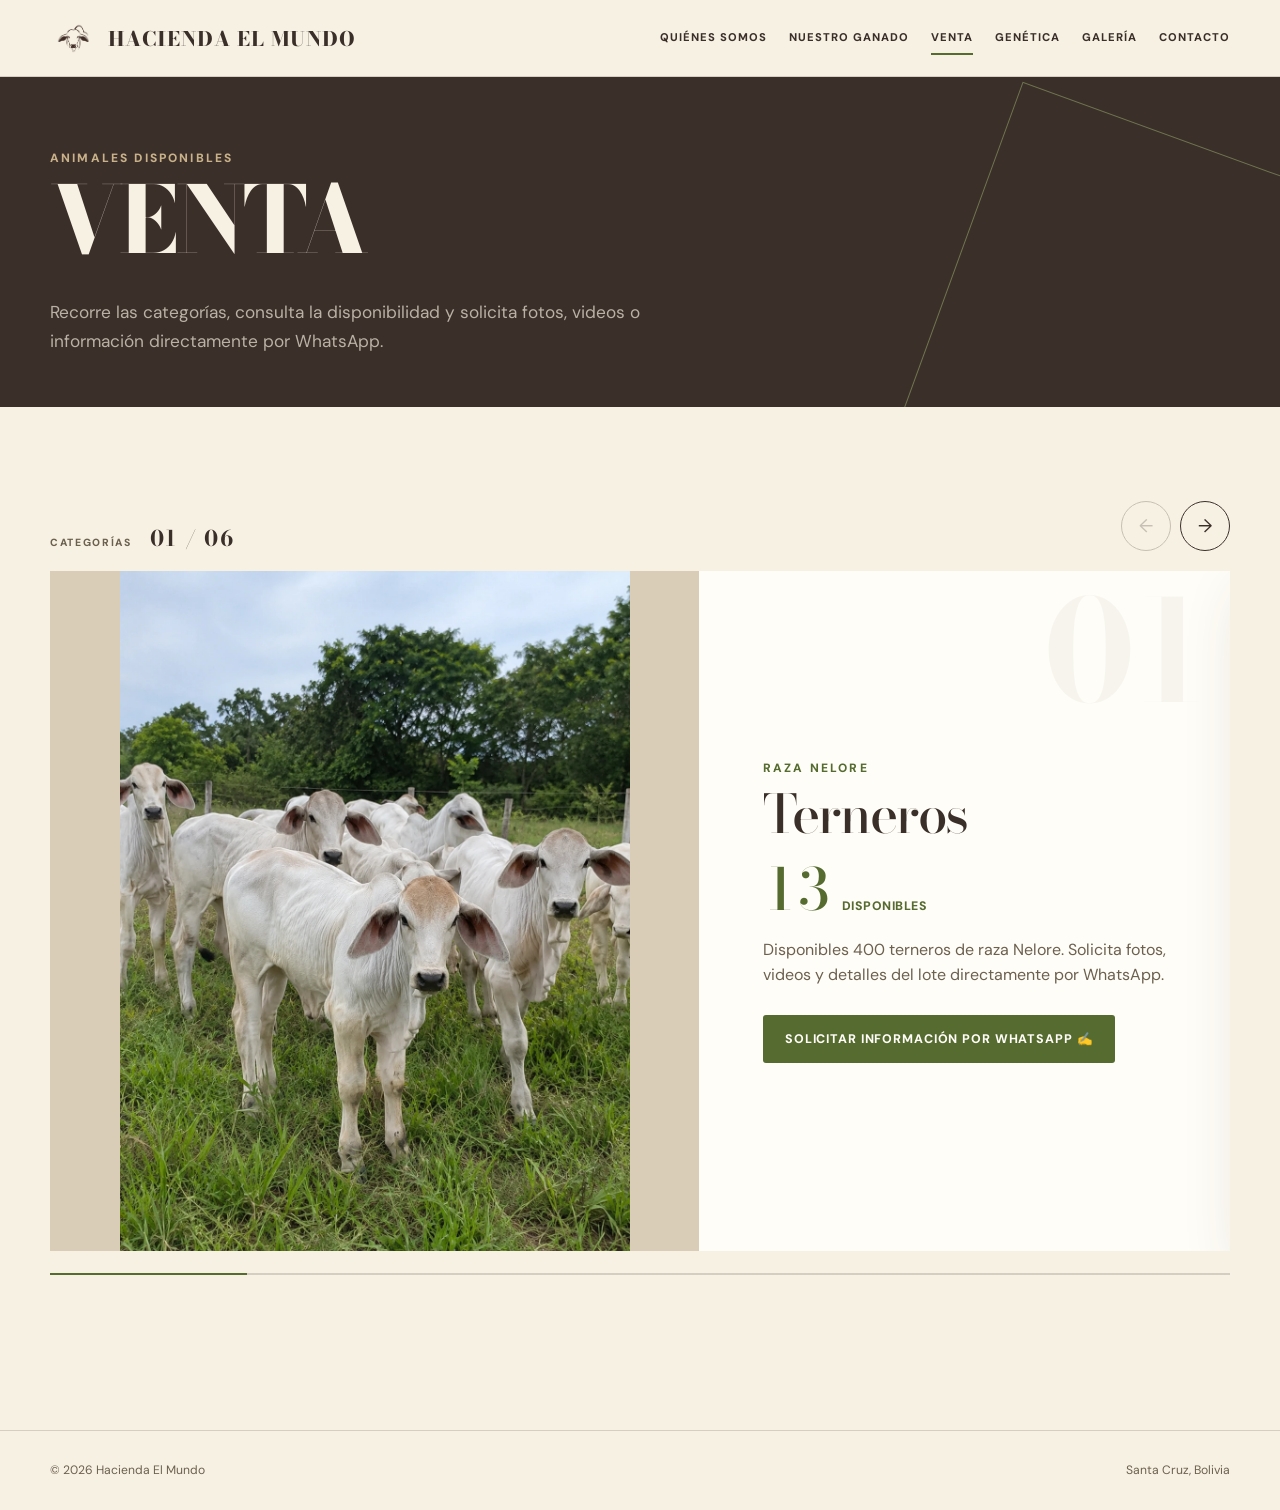
<file: venta.html>
<!doctype html>
<html lang="es">
<head>
  <meta charset="utf-8">
  <meta name="viewport" content="width=device-width,initial-scale=1">
  <meta name="description" content="Ganado disponible para venta en Hacienda El Mundo.">
  <title>Venta · Hacienda El Mundo</title>
  <link rel="stylesheet" href="styles.css">
</head>
<body>
  <a class="skip-link" href="#contenido">Saltar al contenido</a>
  <header class="site-header">
    <div class="container nav">
      <a class="brand" href="index.html"><span class="brand-mark"><img src="assets/logo-nelore-frontal.png" alt=""></span><span class="brand-name">Hacienda El Mundo</span></a>
      <nav class="nav-links" aria-label="Navegación principal">
        <a href="nosotros.html">Quiénes somos</a><a href="ganado.html">Nuestro ganado</a><a aria-current="page" href="venta.html">Venta</a><a href="genetica.html">Genética</a><a href="galeria.html">Galería</a><a href="contacto.html">Contacto</a>
      </nav>
      <button class="menu-button" aria-expanded="false" aria-label="Abrir menú">☰</button>
    </div>
  </header>

  <main id="contenido">
    <section class="page-intro sale-intro">
      <div class="container"><p class="eyebrow">Animales disponibles</p><h1 class="display-title">Venta</h1><p class="lead">Recorre las categorías, consulta la disponibilidad y solicita fotos, videos o información directamente por WhatsApp.</p></div>
    </section>

    <section class="section sale-section">
      <div class="container">
        <div class="sale-carousel reveal" data-sale-carousel aria-label="Carrusel de animales disponibles">
          <div class="sale-carousel-controls">
            <div class="sale-carousel-position">
              <span class="sale-carousel-kicker">Categorías</span>
              <p class="sale-carousel-counter" data-sale-counter aria-live="polite">01 / 06</p>
            </div>
            <div class="sale-carousel-buttons">
              <button type="button" data-sale-prev aria-label="Ver categoría anterior">←</button>
              <button type="button" data-sale-next aria-label="Ver categoría siguiente">→</button>
            </div>
          </div>

          <div class="sale-track" data-sale-track tabindex="0">
            <article class="sale-panel sale-slide is-active" id="terneros" data-sale-slide>
              <div class="sale-media"><img src="assets/sales/terneros-v9.webp" alt="Terneros Nelore disponibles"></div>
              <div class="sale-info">
                <span class="sale-watermark" aria-hidden="true">01</span>
                <p class="eyebrow">Raza Nelore</p>
                <h2 class="sale-title">Terneros</h2>
                <p class="sale-quantity" aria-label="400 disponibles"><strong data-sale-count="400">400</strong><span>disponibles</span></p>
                <p>Disponibles 400 terneros de raza Nelore. Solicita fotos, videos y detalles del lote directamente por WhatsApp.</p>
                <a class="button button--terra" href="https://wa.me/59177350226?text=Hola%2C%20quiero%20informaci%C3%B3n%20sobre%20los%20terneros%20disponibles%20de%20Hacienda%20El%20Mundo." target="_blank" rel="noopener">Solicitar información por WhatsApp ✍️</a>
              </div>
            </article>

            <article class="sale-panel sale-slide" id="torillos" data-sale-slide>
              <div class="sale-media"><img src="assets/sales/torillos-v9.webp" alt="Torillos disponibles"></div>
              <div class="sale-info">
                <span class="sale-watermark" aria-hidden="true">02</span>
                <p class="eyebrow">Disponibilidad actual</p>
                <h2 class="sale-title">Torillos</h2>
                <p class="sale-quantity" aria-label="300 disponibles"><strong data-sale-count="300">300</strong><span>disponibles</span></p>
                <p>Disponibles 300 torillos. Solicita fotos, videos, características y condiciones de venta directamente por WhatsApp.</p>
                <a class="button button--terra" href="https://wa.me/59177350226?text=Hola%2C%20quiero%20informaci%C3%B3n%20sobre%20los%20torillos%20disponibles%20de%20Hacienda%20El%20Mundo." target="_blank" rel="noopener">Solicitar información por WhatsApp ✍️</a>
              </div>
            </article>

            <article class="sale-panel sale-slide" id="vaquillas" data-sale-slide>
              <div class="sale-media"><img src="assets/sales/vaquillas-v9.webp" alt="Vaquillas Nelore disponibles"></div>
              <div class="sale-info">
                <span class="sale-watermark" aria-hidden="true">03</span>
                <p class="eyebrow">Raza Nelore</p>
                <h2 class="sale-title">Vaquillas</h2>
                <p class="sale-quantity" aria-label="120 disponibles"><strong data-sale-count="120">120</strong><span>disponibles</span></p>
                <p>Disponibles 120 vaquillas de raza Nelore. Solicita fotos, videos y mayor información sobre el lote.</p>
                <a class="button button--terra" href="https://wa.me/59177350226?text=Hola%2C%20quiero%20informaci%C3%B3n%20sobre%20las%20vaquillas%20disponibles%20de%20Hacienda%20El%20Mundo." target="_blank" rel="noopener">Solicitar información por WhatsApp ✍️</a>
              </div>
            </article>

            <article class="sale-panel sale-slide" id="destetes" data-sale-slide>
              <div class="sale-media"><img src="assets/sales/destetes-v9.webp" alt="Destetes de cruce industrial disponibles"></div>
              <div class="sale-info">
                <span class="sale-watermark" aria-hidden="true">04</span>
                <p class="eyebrow">Cruce industrial</p>
                <h2 class="sale-title">Destetes <small>(ideal para engorde)</small></h2>
                <p class="sale-quantity" aria-label="150 disponibles"><strong data-sale-count="150">150</strong><span>disponibles</span></p>
                <p>Disponibles 150 destetes de cruce industrial, ideales para engorde. Solicita información sobre genética, peso y condiciones de venta.</p>
                <a class="button button--terra" href="https://wa.me/59177350226?text=Hola%2C%20quiero%20informaci%C3%B3n%20sobre%20los%20destetes%20disponibles%20de%20Hacienda%20El%20Mundo." target="_blank" rel="noopener">Solicitar información por WhatsApp ✍️</a>
              </div>
            </article>

            <article class="sale-panel sale-slide" id="toros-reproductores" data-sale-slide>
              <div class="sale-media"><img src="assets/sales/toros-v9.webp" alt="Toros reproductores de alta genética disponibles"></div>
              <div class="sale-info">
                <span class="sale-watermark" aria-hidden="true">05</span>
                <p class="eyebrow">Alta genética</p>
                <h2 class="sale-title sale-title--long">Toros reproductores</h2>
                <p class="sale-quantity" aria-label="50 disponibles"><strong data-sale-count="50">50</strong><span>disponibles</span></p>
                <p>Disponibles 50 toros reproductores de alta genética, provenientes de un programa de inseminación con toros seleccionados.</p>
                <a class="button button--terra" href="https://wa.me/59177350226?text=Hola%2C%20quiero%20informaci%C3%B3n%20sobre%20los%20toros%20reproductores%20disponibles%20de%20Hacienda%20El%20Mundo." target="_blank" rel="noopener">Solicitar información por WhatsApp ✍️</a>
              </div>
            </article>

            <article class="sale-panel sale-slide" id="descartes" data-sale-slide>
              <div class="sale-media"><img src="assets/sales/descartes-v9.webp" alt="Ganado de descarte disponible"></div>
              <div class="sale-info">
                <span class="sale-watermark" aria-hidden="true">06</span>
                <p class="eyebrow">Disponibilidad actual</p>
                <h2 class="sale-title">Descartes</h2>
                <p class="sale-quantity" aria-label="200 disponibles"><strong data-sale-count="200">200</strong><span>disponibles</span></p>
                <p>Disponibles 200 animales de descarte. Solicita información sobre categorías, lotes y condiciones de venta.</p>
                <a class="button button--terra" href="https://wa.me/59177350226?text=Hola%2C%20quiero%20informaci%C3%B3n%20sobre%20los%20animales%20de%20descarte%20disponibles%20de%20Hacienda%20El%20Mundo." target="_blank" rel="noopener">Solicitar información por WhatsApp ✍️</a>
              </div>
            </article>
          </div>

          <div class="sale-carousel-progress" aria-hidden="true"><span data-sale-progress></span></div>
          <p class="sale-swipe-hint">Desliza para ver las categorías <span aria-hidden="true">↔</span></p>
        </div>

        <p class="sale-note reveal">Las imágenes presentan cada categoría de ganado. La disponibilidad puede cambiar; solicita fotos, videos y datos actuales del lote por WhatsApp.</p>
      </div>
    </section>
  </main>

  <footer class="site-footer"><div class="container footer-row"><span>© <span data-year></span> Hacienda El Mundo</span><span>Santa Cruz, Bolivia</span></div></footer>
  <script src="site.js"></script>
</body>
</html>
</file>
<file: styles.css>
@import url('https://fonts.googleapis.com/css2?family=Bodoni+Moda:opsz,wght@6..96,400..900&family=DM+Sans:wght@400;500;600;700&display=swap');

:root{--terra:#556b2f;--sage:#8a9b63;--terra-dark:#3b2f2a;--cream:#f7f1e3;--cream-deep:#c9b28a;--black:#3b2f2a;--white:#fffdf7;--soft:#6c604f;--line:rgba(59,47,42,.18);--shadow:0 22px 60px rgba(59,47,42,.16);--display:"Bodoni Moda",Didot,"Bodoni 72",serif;--body:"DM Sans",Arial,sans-serif}
*{box-sizing:border-box}html{scroll-behavior:smooth}body{margin:0;background:var(--cream);color:var(--black);font-family:var(--body);line-height:1.55;overflow-x:hidden}body.modal-open{overflow:hidden}img{display:block;max-width:100%}a{color:inherit}button{font:inherit}:focus-visible{outline:3px solid var(--terra);outline-offset:4px}
.skip-link{position:fixed;z-index:999;left:1rem;top:-5rem;padding:.7rem 1rem;background:var(--white);color:var(--black);transition:top .2s}.skip-link:focus{top:1rem}.container{width:min(1180px,calc(100% - 48px));margin-inline:auto}.section{padding:94px 0}.eyebrow{margin:0 0 12px;color:var(--terra);font-size:.75rem;font-weight:800;letter-spacing:.18em;text-transform:uppercase}.display-title{margin:0;font-family:var(--display);font-size:clamp(4rem,8vw,8.6rem);font-weight:800;line-height:.82;letter-spacing:-.035em;text-transform:uppercase}.lead{max-width:650px;color:var(--soft);font-size:1.08rem}
.button{display:inline-flex;align-items:center;justify-content:center;gap:10px;min-height:48px;padding:0 21px;border:1px solid transparent;border-radius:3px;font-weight:800;text-decoration:none;text-transform:uppercase;letter-spacing:.07em;font-size:.78rem;cursor:pointer;transition:transform .2s,background .2s,color .2s}.button:hover{transform:translateY(-2px)}.button--terra{background:var(--terra);color:var(--white)}.button--terra:hover{background:var(--terra-dark)}.button--outline-light{border-color:rgba(255,255,255,.65);color:var(--white)}.button--outline-light:hover{background:var(--cream);color:var(--black)}

.site-header{position:relative;z-index:100;min-height:76px;display:flex;align-items:center;border-bottom:1px solid var(--line);background:var(--cream)}.site-header--overlay{position:absolute;inset:0 0 auto;border-color:rgba(255,255,255,.27);background:linear-gradient(180deg,rgba(0,0,0,.46),transparent);color:var(--white)}.nav{display:flex;align-items:center;justify-content:space-between;gap:30px;min-height:76px}.brand{display:inline-flex;align-items:center;gap:12px;color:inherit;font-family:var(--display);font-size:1.25rem;font-weight:800;letter-spacing:.05em;text-decoration:none;text-transform:uppercase}.brand-mark{display:grid;place-items:center;width:40px;aspect-ratio:1;border:2px solid currentColor;font-size:1rem}.nav-links{display:flex;align-items:center;gap:28px}.nav-links a{position:relative;color:inherit;font-size:.73rem;font-weight:800;letter-spacing:.1em;text-decoration:none;text-transform:uppercase}.nav-links a:after{content:"";position:absolute;left:0;right:100%;bottom:-8px;height:2px;background:var(--terra);transition:right .2s}.nav-links a:hover:after,.nav-links a[aria-current="page"]:after{right:0}.menu-button{display:none;width:44px;height:44px;border:1px solid currentColor;background:transparent;color:inherit;cursor:pointer}

.home{height:100svh;min-height:650px;overflow:hidden;background:var(--black);color:var(--white)}.home-hero{position:relative;height:100%;display:grid;align-items:end;isolation:isolate}.home-hero:before{content:"";position:absolute;inset:0;z-index:-2;background:url("assets/nelore-herd.webp") center 46%/cover no-repeat;animation:homeZoom 14s ease-out both}.home-hero:after{content:"";position:absolute;inset:0;z-index:-1;background:linear-gradient(90deg,rgba(8,8,7,.78),rgba(8,8,7,.25) 60%,rgba(8,8,7,.08)),linear-gradient(180deg,rgba(8,8,7,.1) 28%,rgba(8,8,7,.8))}@keyframes homeZoom{from{transform:scale(1.035)}to{transform:scale(1)}}.home-content{padding-bottom:94px}.home-location{display:inline-flex;margin-bottom:22px;padding:7px 10px;background:var(--terra);font-size:.68rem;font-weight:800;letter-spacing:.13em;text-transform:uppercase}.home-title{max-width:1000px;margin:0;font-family:var(--display);font-size:clamp(5.4rem,14vw,13.8rem);font-weight:800;line-height:.69;letter-spacing:-.052em;text-transform:uppercase;text-shadow:0 8px 35px rgba(0,0,0,.2)}.home-title span{display:block}.home-title .accent{color:var(--terra)}.home-bottom{display:flex;align-items:end;justify-content:space-between;gap:35px;margin-top:42px}.home-bottom p{max-width:520px;margin:0;font-size:clamp(1rem,1.6vw,1.2rem)}.home-actions{display:flex;gap:10px;flex-wrap:wrap}.home-strip{position:absolute;inset:auto 0 0;display:grid;grid-template-columns:repeat(3,1fr);min-height:42px;background:var(--terra);font-family:var(--display);font-size:.92rem;font-weight:700;letter-spacing:.12em;text-transform:uppercase}.home-strip span{display:grid;place-items:center;border-right:1px solid rgba(255,255,255,.25)}

.page-intro{position:relative;min-height:330px;display:grid;align-items:end;overflow:hidden;background:var(--black);color:var(--cream)}.page-intro:after{content:"";position:absolute;right:-4vw;bottom:-9vw;width:30vw;aspect-ratio:1;border:1px solid rgba(212,84,50,.4);transform:rotate(20deg)}.page-intro .container{position:relative;z-index:1;padding-top:70px;padding-bottom:52px}.page-intro .eyebrow{color:#ef947a}.page-intro .lead{max-width:680px;color:rgba(246,237,221,.68)}
.about-layout{display:grid;grid-template-columns:1fr 1fr;gap:70px;align-items:center}.about-photo{min-height:590px;background:url("assets/nelore-pasture.webp") center/cover;box-shadow:18px 18px 0 var(--terra)}.about-copy h2{margin:0 0 26px;font-family:var(--display);font-size:clamp(3rem,5vw,5.6rem);line-height:.88;text-transform:uppercase}.about-copy p{color:var(--soft)}.facts{display:grid;grid-template-columns:repeat(3,1fr);margin-top:35px;border-block:1px solid var(--line)}.fact{padding:20px 14px;border-right:1px solid var(--line)}.fact:last-child{border-right:0}.fact strong{display:block;color:var(--terra);font-family:var(--display);font-size:1.65rem;text-transform:uppercase}.fact span{color:var(--soft);font-size:.78rem}

.breeds-grid{display:grid;grid-template-columns:repeat(12,1fr);gap:18px}.breed-card{grid-column:span 4;position:relative;min-height:460px;display:flex;align-items:end;overflow:hidden;border:0;background:var(--black);color:var(--white);text-align:left;cursor:pointer;isolation:isolate}.breed-card:nth-child(4),.breed-card:nth-child(5){grid-column:span 6}.breed-card:after{content:"";position:absolute;inset:0;z-index:-1;background:linear-gradient(180deg,transparent 32%,rgba(10,9,8,.9))}.breed-card>img,.cross-visual{position:absolute;inset:0;z-index:-2;width:100%;height:100%;object-fit:cover;transition:transform .45s}.breed-card:hover>img,.breed-card:hover .cross-visual{transform:scale(1.035)}.breed-card:hover .card-arrow{background:var(--terra);color:white}.breed-content{width:100%;padding:25px}.breed-number{display:block;margin:0 0 6px;color:#ef947a;font-size:.68rem;font-weight:800;letter-spacing:.15em;text-transform:uppercase}.breed-content h2{margin:0;font-family:var(--display);font-size:3rem;line-height:.9;text-transform:uppercase}.breed-content p{max-width:440px;margin:12px 0 0;color:rgba(255,255,255,.72);font-size:.9rem}.card-arrow{position:absolute;right:22px;top:22px;display:grid;place-items:center;width:42px;aspect-ratio:1;background:var(--cream);color:var(--black);transition:background .2s,color .2s}.cross-visual{display:grid;grid-template-columns:1fr 1fr}.cross-visual img{width:100%;height:100%;object-fit:cover}.cross-visual:after{content:"+";position:absolute;left:50%;top:42%;transform:translate(-50%,-50%);display:grid;place-items:center;width:54px;aspect-ratio:1;background:var(--terra);color:white;font-family:var(--display);font-size:2rem}

.genetics-layout{display:grid;grid-template-columns:.9fr 1.1fr;gap:70px;align-items:center}.genetics-copy h2{margin:0 0 24px;font-family:var(--display);font-size:clamp(3.5rem,6vw,7rem);line-height:.82;text-transform:uppercase}.genetics-copy p{color:var(--soft)}.steps{margin:34px 0 0;padding:0;list-style:none;border-top:1px solid var(--line)}.steps li{display:grid;grid-template-columns:45px 1fr;gap:15px;padding:17px 0;border-bottom:1px solid var(--line)}.steps strong{color:var(--terra);font-family:var(--display);font-size:1.3rem}.video-card{position:relative;min-height:610px;display:grid;place-items:center;overflow:hidden;background:linear-gradient(rgba(18,17,15,.2),rgba(18,17,15,.72)),url("assets/angus-pasture.webp") center/cover;color:white;box-shadow:var(--shadow)}.play{display:grid;place-items:center;width:86px;aspect-ratio:1;border:2px solid white;background:var(--terra);font-size:1.2rem}.video-card p{position:absolute;left:24px;bottom:20px;margin:0;font-size:.82rem;font-weight:700;letter-spacing:.08em;text-transform:uppercase}

.gallery-grid{display:grid;grid-template-columns:repeat(12,1fr);grid-auto-rows:250px;gap:14px}.gallery-item{grid-column:span 4;position:relative;overflow:hidden;padding:0;border:0;background:var(--cream-deep);cursor:zoom-in}.gallery-item:nth-child(1){grid-column:span 8;grid-row:span 2}.gallery-item:nth-child(4){grid-column:span 8}.gallery-item img{width:100%;height:100%;object-fit:cover;transition:transform .4s}.gallery-item:hover img{transform:scale(1.035)}
.contact-layout{display:grid;grid-template-columns:1fr 1fr;min-height:610px;box-shadow:var(--shadow)}.contact-visual{background:linear-gradient(rgba(18,17,15,.1),rgba(18,17,15,.55)),url("assets/nelore-closeup.webp") center/cover}.contact-panel{display:flex;flex-direction:column;justify-content:center;padding:clamp(38px,7vw,82px);background:var(--black);color:var(--cream)}.contact-panel h2{margin:0 0 20px;font-family:var(--display);font-size:clamp(4rem,7vw,7rem);line-height:.82;text-transform:uppercase}.contact-panel>p{color:rgba(246,237,221,.66)}.contact-links{display:grid;gap:10px;margin-top:28px}.contact-link{display:flex;align-items:center;justify-content:space-between;gap:20px;padding:18px 0;border-top:1px solid rgba(246,237,221,.2)}.contact-link:last-child{border-bottom:1px solid rgba(246,237,221,.2)}.contact-link strong{color:var(--terra);font-family:var(--display);font-size:1.35rem;text-transform:uppercase}.contact-link span{color:rgba(246,237,221,.55);font-size:.82rem}
.site-footer{padding:30px 0;border-top:1px solid var(--line);color:var(--soft);font-size:.76rem}.footer-row{display:flex;justify-content:space-between;gap:25px}.footer-row a{color:var(--terra-dark)}

.modal,.lightbox{position:fixed;inset:0;z-index:300;display:none;place-items:center;padding:20px;background:rgba(18,17,15,.86);backdrop-filter:blur(10px)}.modal.open,.lightbox.open{display:grid}.modal-card{position:relative;width:min(760px,100%);max-height:calc(100svh - 40px);overflow:auto;padding:clamp(32px,6vw,62px);background:var(--cream);box-shadow:0 30px 90px rgba(0,0,0,.35)}.modal-card h2{margin:0 0 18px;font-family:var(--display);font-size:clamp(4rem,8vw,7rem);line-height:.82;text-transform:uppercase}.modal-card>p{color:var(--soft)}.modal-facts{display:grid;grid-template-columns:repeat(3,1fr);margin-top:30px;border:1px solid var(--line)}.modal-fact{padding:18px;border-right:1px solid var(--line)}.modal-fact:last-child{border-right:0}.modal-fact strong{display:block;color:var(--terra);font-family:var(--display);font-size:1.1rem;text-transform:uppercase}.modal-fact span{font-size:.82rem}.close-button{position:absolute;right:18px;top:18px;display:grid;place-items:center;width:44px;aspect-ratio:1;border:0;background:var(--terra);color:white;font-size:1.4rem;cursor:pointer}.lightbox img{max-width:min(1100px,92vw);max-height:84vh;box-shadow:0 30px 90px rgba(0,0,0,.45)}
.reveal{opacity:0;transform:translateY(22px);transition:opacity .6s,transform .6s}.reveal.visible{opacity:1;transform:none}
.home-title .accent{color:var(--cream-deep)}
.home-strip{background:var(--sage)}
.page-intro:after{border-color:var(--sage);opacity:.65}
.page-intro .eyebrow,.breed-number{color:var(--cream-deep)}
.breed-name{display:block;margin:0;font-family:var(--display);font-size:3rem;font-weight:700;line-height:.9;text-transform:uppercase}
.breed-description{display:block;max-width:440px;margin-top:12px;color:rgba(255,255,255,.72);font-size:.9rem}

@media(max-width:900px){.nav-links{position:absolute;inset:76px 18px auto;display:none;flex-direction:column;align-items:stretch;gap:0;padding:12px;background:var(--cream);color:var(--black);box-shadow:var(--shadow)}.nav-links.open{display:flex}.nav-links a{padding:13px 10px}.menu-button{display:grid;place-items:center}.home-bottom{align-items:start;flex-direction:column}.about-layout,.genetics-layout,.contact-layout{grid-template-columns:1fr}.about-photo,.video-card,.contact-visual{min-height:460px}.breed-card{grid-column:span 6}.breed-card:nth-child(5){grid-column:1/-1}.gallery-item,.gallery-item:nth-child(1),.gallery-item:nth-child(4){grid-column:span 6;grid-row:auto}}
@media(max-width:620px){.container{width:min(100% - 28px,1180px)}.brand-name{display:none}.home{min-height:740px}.home-content{padding-bottom:116px}.home-title{font-size:clamp(5.1rem,25vw,7.4rem)}.home-actions,.home-actions .button{width:100%}.home-strip{font-size:.72rem}.section{padding:68px 0}.facts{grid-template-columns:1fr}.fact{border-right:0;border-bottom:1px solid var(--line)}.fact:last-child{border-bottom:0}.breed-card,.breed-card:nth-child(4),.breed-card:nth-child(5){grid-column:1/-1;min-height:430px}.gallery-grid{grid-template-columns:1fr;grid-auto-rows:280px}.gallery-item,.gallery-item:nth-child(1),.gallery-item:nth-child(4){grid-column:auto}.modal-facts{grid-template-columns:1fr}.modal-fact{border-right:0;border-bottom:1px solid var(--line)}.footer-row{flex-direction:column}}
@media(prefers-reduced-motion:reduce){*,*:before,*:after{animation-duration:.01ms!important;transition-duration:.01ms!important;scroll-behavior:auto!important}.reveal{opacity:1;transform:none}}

/* Página principal: composición editorial inspirada en Oura */
.home-page{background:var(--cream);color:var(--black)}
.home-page .site-header--overlay{position:fixed;background:rgba(59,47,42,.78);border-color:rgba(255,255,255,.2);backdrop-filter:blur(14px);-webkit-backdrop-filter:blur(14px)}
.home-page .home-hero{height:100svh;min-height:700px;color:var(--white);background:var(--black)}
.home-page .home-title{max-width:1100px;font-size:clamp(5rem,12vw,12rem);font-weight:600;line-height:.76;letter-spacing:-.06em;text-transform:none}
.home-page .home-content{padding-top:130px}
.home-page section[id]{scroll-margin-top:76px}
.button--dark{background:var(--black);color:var(--cream)}
.button--dark:hover{background:var(--terra)}
.button--cream{background:var(--cream);color:var(--black)}
.button--cream:hover{background:var(--cream-deep)}
.text-link{display:inline-flex;align-items:center;gap:34px;margin-top:24px;padding-bottom:7px;border-bottom:1px solid currentColor;font-size:.78rem;font-weight:700;letter-spacing:.1em;text-decoration:none;text-transform:uppercase}
.text-link span{font-size:1.1rem;transition:transform .2s}
.text-link:hover span{transform:translate(3px,-3px)}
.home-editorial-grid{display:grid;grid-template-columns:.88fr 1.12fr;gap:clamp(45px,8vw,110px);align-items:center}
.home-editorial-grid--reverse{grid-template-columns:1.12fr .88fr}
.home-editorial-copy h2,.home-section-heading h2,.home-contact h2{margin:0;font-family:var(--display);font-weight:500;letter-spacing:-.045em}
.home-editorial-copy h2{font-size:clamp(3.3rem,5.7vw,6.3rem);line-height:.94}
.home-editorial-copy>p:not(.eyebrow){max-width:600px;color:var(--soft)}
.home-editorial-photo{min-height:690px;background-position:center;background-size:cover}
.home-editorial-photo--about{background-image:url("assets/nelore-pasture.webp")}
.home-editorial-photo--genetics{background-image:url("assets/angus-pasture.webp")}
.home-section-heading{display:grid;grid-template-columns:1.25fr .75fr;gap:70px;align-items:end;margin-bottom:48px}
.home-section-heading h2{max-width:790px;font-size:clamp(3.5rem,6vw,7rem);line-height:.9}
.home-section-heading>p{max-width:470px;margin:0 0 8px;color:var(--soft)}
.home-breeds{background:var(--cream-deep)}
.home-breed-grid{display:grid;grid-template-columns:repeat(3,1fr);gap:16px}
.home-breed-card{position:relative;min-height:530px;display:flex;flex-direction:column;justify-content:flex-end;overflow:hidden;padding:28px;color:var(--white);background-position:center;background-size:cover;text-decoration:none;isolation:isolate}
.home-breed-card:before{display:none}
.home-breed-card:after{content:"→";position:absolute;right:24px;top:22px;font-size:1.5rem;transition:transform .25s}
.home-breed-card:after,.gallery-item:after,.card-arrow{font-family:Arial,sans-serif}
.home-breed-card:hover:after{transform:translate(4px,-4px)}
.home-breed-card--nelore{background-image:linear-gradient(180deg,rgba(20,15,12,.04) 28%,rgba(20,15,12,.92)),url("assets/nelore-closeup.webp")}
.home-breed-card--angus{background-image:linear-gradient(180deg,rgba(20,15,12,.04) 28%,rgba(20,15,12,.92)),url("assets/angus-front.webp")}
.home-breed-card--more{background-image:linear-gradient(180deg,rgba(20,15,12,.04) 28%,rgba(20,15,12,.92)),url("assets/nelore-herd.webp")}
.home-breed-card>.breed-kicker{font-size:.7rem;font-weight:700;letter-spacing:.14em;text-transform:uppercase}
.home-breed-card h3{margin:8px 0 4px;font-family:var(--display);font-size:clamp(3.4rem,5vw,5.4rem);font-weight:500;line-height:.85}
.home-breed-card p{max-width:280px;margin:8px 0 0;color:rgba(255,255,255,.75)}
.home-centered-button{width:max-content;margin:34px auto 0}
.home-gallery{background:var(--sage);color:var(--cream)}
.home-gallery .eyebrow,.home-gallery .home-section-heading>p{color:var(--cream)}
.home-gallery .home-section-heading{grid-template-columns:1fr auto}
.home-gallery-grid{display:grid;grid-template-columns:1.35fr .65fr;grid-template-rows:300px 300px;gap:14px}
.home-gallery-grid img{width:100%;height:100%;object-fit:cover}
.home-gallery-grid img:first-child{grid-row:1/3}
.home-contact{padding:130px 0;background:var(--black);color:var(--cream);text-align:center}
.home-contact-inner{display:grid;justify-items:center}
.home-contact .eyebrow{color:var(--cream-deep)}
.home-contact h2{font-size:clamp(4.5rem,9vw,10rem);line-height:.85}
.home-contact-inner>p:not(.eyebrow){max-width:590px;color:rgba(247,241,227,.68)}
.home-contact-actions{display:flex;justify-content:center;gap:12px;margin-top:28px;flex-wrap:wrap}
.home-footer{background:var(--black);border-color:rgba(247,241,227,.18);color:rgba(247,241,227,.65)}
.contact-link{text-decoration:none}

@media(max-width:900px){
  .home-editorial-grid,.home-editorial-grid--reverse{grid-template-columns:1fr}
  .home-editorial-grid--reverse .home-editorial-copy{grid-row:1}
  .home-editorial-photo{min-height:560px}
  .home-section-heading{grid-template-columns:1fr;gap:20px}
  .home-breed-grid{grid-template-columns:1fr 1fr}
  .home-breed-card:last-child{grid-column:1/-1}
  .home-breed-card{min-height:470px}
}
@media(max-width:620px){
  .home-page .home-hero{min-height:760px}
  .home-page .home-title{font-size:clamp(4.5rem,22vw,7rem);line-height:.8}
  .home-editorial-copy h2{font-size:3.6rem}
  .home-editorial-photo{min-height:430px}
  .home-breed-grid{grid-template-columns:1fr}
  .home-breed-card:last-child{grid-column:auto}
  .home-breed-card{min-height:440px}
  .home-gallery-grid{grid-template-columns:1fr;grid-template-rows:360px 260px 260px}
  .home-gallery-grid img:first-child{grid-row:auto}
  .home-contact{padding:95px 0}
  .home-contact h2{font-size:4.6rem}
  .home-contact-actions,.home-contact-actions .button{width:100%}
}

/* Logo de vaca y fotografías nítidas */
.nav{gap:24px}
.brand-mark{display:grid;place-items:center;width:46px;height:42px;aspect-ratio:auto;border:0;flex:0 0 auto}
.brand-mark img{width:100%;height:100%;object-fit:contain}
.site-header--overlay .brand-mark img{filter:brightness(0) invert(1)}
.nav-links{gap:22px}
.nav-links a{font-size:.7rem;letter-spacing:.09em}
.home-hero:before{background-image:url("assets/hero-vaca-ternero.png");background-position:center 46%;animation:none}
@keyframes homeZoomSharp{from{transform:scale(1.02)}to{transform:scale(1)}}
.about-photo{background-image:url("assets/gallery/ganado-corral-1.jpg")}
.home-editorial-photo--about{background-image:url("assets/gallery/ganado-corral-1.jpg")}
.home-editorial-photo--genetics{background-image:url("assets/genetics/toro-seleccionado.webp");background-position:center}
.home-breed-card--more{background-image:url("assets/angus-pasture.webp")}

/* Sección Venta */
.home-sales{background:var(--black);color:var(--cream)}
.home-sales-grid{display:grid;grid-template-columns:1.08fr .92fr;min-height:650px}
.home-sales-photo{background:url("assets/sales/terneros.webp") center/cover}
.home-sales-copy{display:flex;flex-direction:column;justify-content:center;padding:clamp(42px,7vw,92px)}
.home-sales-copy .eyebrow{color:var(--cream-deep)}
.home-sales-copy h2{max-width:600px;margin:0;font-family:var(--display);font-size:clamp(4rem,7vw,7.5rem);font-weight:500;line-height:.86;letter-spacing:-.045em}
.home-sales-copy>p:not(.eyebrow){max-width:560px;color:rgba(247,241,227,.68)}
.home-sale-categories{display:flex;flex-wrap:wrap;gap:8px;margin:25px 0 32px}
.home-sale-categories span{padding:8px 11px;border:1px solid rgba(247,241,227,.28);font-size:.67rem;font-weight:700;letter-spacing:.09em;text-transform:uppercase}
.home-sales-copy .button{width:max-content}
.sale-tabs{display:flex;flex-wrap:wrap;gap:8px;margin-bottom:28px}
.sale-tab{min-height:46px;padding:0 17px;border:1px solid var(--line);background:transparent;color:var(--black);font-size:.72rem;font-weight:800;letter-spacing:.08em;text-transform:uppercase;cursor:pointer;transition:background .2s,color .2s,border-color .2s}
.sale-tab:hover,.sale-tab.active{border-color:var(--terra);background:var(--terra);color:var(--white)}
.sale-panel{display:grid;grid-template-columns:1.1fr .9fr;min-height:610px;background:var(--white);box-shadow:var(--shadow)}
.sale-media{position:relative;min-height:550px;overflow:hidden;background:var(--cream-deep)}
.sale-media img{width:100%;height:100%;object-fit:contain;transition:opacity .18s ease}
.sale-media img.is-changing{opacity:.25}
.sale-info{display:flex;flex-direction:column;justify-content:center;padding:clamp(35px,6vw,76px)}
.sale-info h2{margin:0;font-family:var(--display);font-size:clamp(4rem,7vw,7rem);font-weight:500;line-height:.85;letter-spacing:-.045em}
.sale-quantity{margin:22px 0 8px;color:var(--terra);font-size:1rem;font-weight:700;text-transform:uppercase}
.sale-quantity strong{display:inline-block;margin-right:8px;font-family:var(--display);font-size:3.4rem;font-weight:500;line-height:1}
.sale-info>p:not(.eyebrow):not(.sale-quantity){max-width:520px;color:var(--soft)}
.sale-info .button{width:max-content;margin-top:24px}
.sale-note{max-width:760px;margin:22px auto 0;color:var(--soft);font-size:.78rem;text-align:center}

@media(max-width:1000px){
  .home-page .nav-links{gap:14px}
  .home-page .nav-links a{font-size:.63rem}
}
@media(max-width:900px){
  .home-sales-grid,.sale-panel{grid-template-columns:1fr}
  .home-sales-photo,.sale-media{min-height:480px}
  .home-sales-copy{padding:55px 35px}
  .sale-info{padding:48px 32px}
}
@media(max-width:620px){
  .brand-mark{width:42px;height:38px}
  .sale-tabs{display:grid;grid-template-columns:1fr 1fr}
  .sale-tab{padding:8px 10px}
  .sale-media{min-height:360px}
  .sale-info h2{font-size:4rem}
  .sale-info .button,.home-sales-copy .button{width:100%}
}

/* Genética mejorada */
.genetics-feature{position:relative;margin:0;overflow:hidden;background:var(--cream-deep);box-shadow:var(--shadow)}
.genetics-feature img{width:100%;height:auto;object-fit:contain}
.genetics-feature figcaption,.process-photo figcaption,.process-video figcaption,.gallery-video figcaption{padding:12px 15px;background:var(--black);color:var(--cream);font-size:.7rem;font-weight:700;letter-spacing:.09em;text-transform:uppercase}
.genetics-process{background:var(--sage)}
.genetics-process .eyebrow,.genetics-process .home-section-heading>p{color:var(--cream)}
.genetics-process .home-section-heading h2{color:var(--cream)}
.genetics-media-grid{display:grid;grid-template-columns:1.2fr .8fr .8fr;gap:14px}
.process-video,.process-photo{margin:0;overflow:hidden;background:var(--black)}
.process-video{grid-row:span 2}
.process-video video,.process-photo img{display:block;width:100%;height:100%;min-height:285px;object-fit:cover;background:var(--black)}
.process-video video{height:calc(100% - 43px)}

/* Galería de videos */
.gallery-videos-section{background:var(--black);color:var(--cream)}
.gallery-videos-section .eyebrow{color:var(--cream-deep)}
.gallery-videos-section .home-section-heading>p{color:rgba(247,241,227,.68)}
.gallery-video-grid{display:grid;grid-template-columns:1fr 1fr;gap:18px}
.gallery-video{margin:0;overflow:hidden;background:#15120f}
.gallery-video video{display:block;width:100%;aspect-ratio:16/9;background:#000;object-fit:cover}

@media(max-width:900px){
  .genetics-feature,.genetics-feature img{min-height:0;height:auto}
  .genetics-media-grid{grid-template-columns:1fr 1fr}
  .process-video{grid-column:1/-1;grid-row:auto}
  .process-video video{height:auto;aspect-ratio:16/9;min-height:0}
}
@media(max-width:620px){
  .genetics-media-grid,.gallery-video-grid{grid-template-columns:1fr}
  .process-photo img{min-height:300px}
}

/* Versión 8: nuevas fotografías, carruseles y ajustes responsive */
.home-hero:before{background-image:url("assets/hero-hacienda.webp");background-position:center 48%;background-size:cover}
.home-editorial-photo--about{background-image:url("assets/home/entrada-hacienda.webp");background-position:center}
.home-editorial-photo--genetics{background-image:url("assets/home/genetica-toro.webp");background-position:center 24%}
.contact-visual{background-image:linear-gradient(rgba(18,17,15,.06),rgba(18,17,15,.42)),url("assets/contact/conversemos.webp");background-position:center 38%}

.cattle-carousel{position:relative;min-width:0}
.cattle-carousel-controls{display:flex;align-items:center;justify-content:space-between;gap:20px;margin-bottom:18px}
.cattle-carousel-counter{margin:0;color:var(--black);font-family:var(--display);font-size:1.15rem;font-weight:700;letter-spacing:.08em}
.cattle-carousel-buttons{display:flex;gap:8px}
.cattle-carousel-buttons button{display:grid;place-items:center;width:48px;height:48px;border:1px solid var(--black);border-radius:50%;background:transparent;color:var(--black);font-size:1.2rem;cursor:pointer;transition:background .2s,color .2s,opacity .2s,transform .2s}
.cattle-carousel-buttons button:hover:not(:disabled){background:var(--black);color:var(--cream);transform:translateY(-2px)}
.cattle-carousel-buttons button:disabled{opacity:.28;cursor:not-allowed}
.cattle-track{display:flex;gap:16px;overflow-x:auto;overscroll-behavior-inline:contain;scroll-behavior:smooth;scroll-snap-type:x mandatory;scrollbar-width:none;-webkit-overflow-scrolling:touch}
.cattle-track::-webkit-scrollbar{display:none}
.cattle-slide{flex:0 0 calc((100% - 32px)/3);min-width:0;scroll-snap-align:start;scroll-snap-stop:always}
.cattle-carousel-progress{height:2px;margin-top:24px;overflow:hidden;background:rgba(59,47,42,.18)}
.cattle-carousel-progress span{display:block;width:20%;height:100%;background:var(--black);transition:width .35s ease}
.home-breed-card{transition:transform .35s ease,filter .35s ease}
.home-breed-card:hover{transform:translateY(-5px);filter:saturate(1.05)}
.home-breed-card--brahman{background-image:linear-gradient(180deg,rgba(20,15,12,.04) 28%,rgba(20,15,12,.92)),url("assets/genetics/toro-seleccionado.webp");background-position:center}
.home-breed-card--cruce{background-image:linear-gradient(180deg,rgba(20,15,12,.04) 28%,rgba(20,15,12,.92)),url("assets/sales/vaquillas.webp");background-position:center}
.home-breed-card--sindi{background-image:linear-gradient(180deg,rgba(20,15,12,.04) 28%,rgba(20,15,12,.92)),url("assets/nelore-pasture.webp");background-position:center}
.breed-card.cattle-slide{grid-column:auto;min-height:520px}
.home-breeds .cattle-carousel-counter{color:var(--black)}
.home-breeds .cattle-carousel-progress{background:rgba(59,47,42,.22)}

.gallery-grid{grid-template-columns:1.35fr .65fr;grid-auto-rows:520px}
.gallery-item,.gallery-item:nth-child(1),.gallery-item:nth-child(4){grid-column:auto;grid-row:auto}
.gallery-item:after{content:"→";position:absolute;right:18px;top:18px;display:grid;place-items:center;width:42px;height:42px;background:rgba(247,241,227,.9);color:var(--black);font-size:1rem;opacity:0;transform:translateY(6px);transition:opacity .25s,transform .25s}
.gallery-item:hover:after{opacity:1;transform:none}

@media(max-width:900px){
  .cattle-slide{flex-basis:calc((100% - 16px)/2)}
  .gallery-grid{grid-template-columns:1fr 1fr;grid-auto-rows:430px}
  .gallery-item,.gallery-item:nth-child(1),.gallery-item:nth-child(4){grid-column:auto;grid-row:auto}
}

@media(max-width:620px){
  .container{width:min(100% - 32px,1180px)}
  .site-header,.nav{min-height:68px}
  .brand{max-width:calc(100% - 58px);gap:8px;font-size:.86rem;line-height:1}
  .brand-name{display:inline;white-space:nowrap}
  .brand-mark{width:38px;height:34px}
  .menu-button{width:42px;height:42px}
  .nav-links{inset:68px 12px auto;padding:9px;border:1px solid var(--line);border-radius:4px}
  .nav-links a{padding:14px 12px;font-size:.72rem}
  .home-page .home-hero{min-height:780px}
  .home-hero:before{background-position:55% center}
  .home-hero:after{background:linear-gradient(90deg,rgba(8,8,7,.72),rgba(8,8,7,.16)),linear-gradient(180deg,rgba(8,8,7,.08) 22%,rgba(8,8,7,.88))}
  .home-page .home-content{padding-top:110px;padding-bottom:118px}
  .home-page .home-title{font-size:clamp(4rem,21vw,6rem);line-height:.78;letter-spacing:-.045em}
  .home-location{margin-bottom:16px}
  .home-bottom{gap:24px;margin-top:30px}
  .home-bottom p{font-size:.98rem}
  .home-strip{min-height:38px;font-size:.64rem;letter-spacing:.08em}
  .section{padding:64px 0}
  .page-intro{min-height:300px}
  .page-intro .container{padding-top:52px;padding-bottom:42px}
  .display-title{font-size:clamp(3.3rem,18vw,5.2rem);line-height:.86}
  .lead{font-size:1rem}
  .home-editorial-grid,.home-editorial-grid--reverse{gap:38px}
  .home-editorial-copy h2{font-size:clamp(3rem,14vw,4rem);line-height:.94}
  .home-editorial-photo{min-height:420px}
  .home-editorial-photo--genetics{background-position:center 18%}
  .home-section-heading{margin-bottom:30px}
  .home-section-heading h2{font-size:clamp(3.1rem,14vw,4.2rem)}
  .cattle-carousel-controls{margin-bottom:14px}
  .cattle-carousel-buttons button{width:44px;height:44px}
  .cattle-slide{flex-basis:86%}
  .home-breed-card,.breed-card.cattle-slide{min-height:450px}
  .home-breed-card h3{font-size:3.45rem}
  .breed-name{font-size:2.65rem}
  .home-centered-button{width:100%;margin-top:28px}
  .home-sales-grid{width:100%;min-height:0}
  .home-sales-photo{min-height:500px;background-position:center 40%}
  .home-sales-copy{padding:46px 24px}
  .home-sales-copy h2{font-size:clamp(3.5rem,17vw,5rem)}
  .sale-tabs{display:flex;flex-wrap:nowrap;gap:8px;overflow-x:auto;padding-bottom:8px;scrollbar-width:none;scroll-snap-type:x proximity}
  .sale-tabs::-webkit-scrollbar{display:none}
  .sale-tab{flex:0 0 auto;scroll-snap-align:start;padding:8px 14px}
  .sale-panel{min-height:0}
  .sale-media{min-height:430px}
  .sale-info{padding:40px 24px}
  .sale-info h2{font-size:clamp(3.1rem,15vw,4rem);line-height:.9}
  .sale-quantity strong{font-size:3rem}
  .gallery-grid{grid-template-columns:1fr;grid-auto-rows:360px}
  .gallery-item,.gallery-item:nth-child(1),.gallery-item:nth-child(4){grid-column:auto;grid-row:auto}
  .gallery-item:after{opacity:1;transform:none}
  .contact-visual{min-height:520px;background-position:center 32%}
  .contact-panel{padding:44px 24px}
  .contact-panel h2{font-size:clamp(3.2rem,10.5vw,3.7rem);letter-spacing:-.045em}
  .contact-link{align-items:flex-start;flex-direction:column;gap:4px}
  .modal-card{padding:55px 24px 30px}
  .modal-card h2{font-size:3.6rem}
  .lightbox{padding:14px}
  .footer-row{gap:8px}
}

/* Versión 9: fotografías definitivas, recorrido editorial y móvil cuidado */
.home-editorial-photo--about{background-image:url("assets/home/hacienda-familiar-v9.webp");background-position:center 48%}
.home-sales-photo{background-image:url("assets/home/animales-disponibles-v9.webp");background-position:center 42%}
.home-editorial-photo--genetics{background-image:url("assets/home/seleccion-v9.webp");background-position:center 28%}
.home-breed-card--brahman{background-image:linear-gradient(180deg,rgba(20,15,12,.02) 28%,rgba(20,15,12,.94)),url("assets/breeds/brahman-v9.webp");background-position:center}
.home-breed-card--sindi{background-image:linear-gradient(180deg,rgba(20,15,12,.02) 28%,rgba(20,15,12,.94)),url("assets/breeds/sindi-v9.webp");background-position:center}
.home-breed-card--cruce{background-image:none;background-color:var(--black)}
.home-breed-card:after{z-index:4}
.home-cross-visual{position:absolute;inset:0;z-index:-1;display:grid;grid-template-columns:1fr 1fr;width:100%;height:100%;overflow:hidden}
.home-cross-visual>img{width:100%;height:100%;object-fit:cover}
.home-cross-visual:after{content:"";position:absolute;inset:0;background:linear-gradient(180deg,rgba(20,15,12,.03) 24%,rgba(20,15,12,.94))}
.home-cross-plus{position:absolute;z-index:2;left:50%;top:43%;display:grid;place-items:center;width:58px;aspect-ratio:1;transform:translate(-50%,-50%);background:var(--terra);color:var(--white);font-family:Arial,sans-serif;font-size:2rem;font-weight:300;line-height:1}

.sale-panel{min-height:0}
.sale-media{display:grid;place-items:center;height:clamp(650px,56vw,760px);min-height:0;background:#d9cdb7}
.sale-media img{position:absolute;inset:0;width:100%;height:100%;object-fit:contain;object-position:center;transition:opacity .18s ease}
.sale-info{min-width:0}
.sale-info h2{overflow-wrap:anywhere}

.home-contact-inner{min-width:0}
.home-contact h2{max-width:1100px;margin:0 0 clamp(30px,3vw,46px);line-height:.91;overflow-wrap:normal}
.home-contact-inner>p:not(.eyebrow){margin:0;line-height:1.65}
.home-contact-actions .button{max-width:100%;overflow-wrap:anywhere}

.page-progress{position:fixed;z-index:90;right:6px;top:50%;display:grid;grid-template-columns:auto auto auto;align-items:baseline;width:74px;padding:13px 8px 15px;border:1px solid rgba(59,47,42,.16);transform:translateY(-50%);background:rgba(247,241,227,.9);color:var(--black);box-shadow:0 12px 35px rgba(59,47,42,.12);backdrop-filter:blur(12px);-webkit-backdrop-filter:blur(12px)}
.page-progress-current{font-family:var(--display);font-size:1.75rem;line-height:1}
.page-progress-separator,.page-progress-total{color:var(--soft);font-size:.66rem;font-weight:700}
.page-progress-separator{padding:0 3px}
.page-progress-label{grid-column:1/-1;min-height:32px;margin-top:8px;font-size:.56rem;font-weight:800;letter-spacing:.12em;line-height:1.35;text-transform:uppercase}
.page-progress-track{grid-column:1/-1;position:relative;width:2px;height:76px;margin:12px auto 0;overflow:hidden;background:rgba(59,47,42,.2)}
.page-progress-track>span{position:absolute;inset:0;display:block;background:var(--terra);transform:scaleY(0);transform-origin:top;will-change:transform}

.reveal{opacity:0;filter:blur(3px);transform:translateY(30px);transition:opacity .75s cubic-bezier(.2,.7,.2,1),transform .75s cubic-bezier(.2,.7,.2,1),filter .75s ease}
.reveal.visible{opacity:1;filter:none;transform:none}
.home-editorial-grid>.reveal:nth-child(2),.home-sales-grid>.reveal:nth-child(2){transition-delay:.1s}

@media(max-width:1280px){
  .page-progress{inset:68px 0 auto auto;width:3px;height:calc(100svh - 68px);padding:0;border:0;transform:none;background:rgba(247,241,227,.35);box-shadow:none;backdrop-filter:none}
  .page-progress-current,.page-progress-separator,.page-progress-total,.page-progress-label{display:none}
  .page-progress-track{grid-column:auto;width:3px;height:100%;margin:0;background:rgba(59,47,42,.16)}
}

@media(max-width:900px){
  .sale-media{height:min(760px,120vw)}
}

@media(max-width:620px){
  .home-editorial-photo--about{min-height:330px;background-position:center}
  .home-sales-photo{min-height:470px;background-position:center 38%}
  .home-editorial-photo--genetics{min-height:470px;background-position:center 24%}
  .home-breed-card h3{max-width:100%;font-size:clamp(2.85rem,14vw,3.45rem);line-height:.9;overflow-wrap:anywhere}
  .home-cross-plus{width:50px}
  .sale-media{height:auto;min-height:0;aspect-ratio:3/4}
  .sale-info{padding:38px 22px 42px}
  .sale-info h2{font-size:clamp(2.85rem,13.5vw,3.75rem);line-height:.94}
  .sale-info .button{min-height:54px;padding-inline:14px;font-size:.7rem;line-height:1.3;text-align:center}
  .home-contact{padding:82px 0}
  .home-contact h2{margin-bottom:28px;font-size:clamp(3.45rem,16.5vw,4.35rem);line-height:.94;letter-spacing:-.035em}
  .home-contact-inner>p:not(.eyebrow){max-width:330px;font-size:.96rem}
  .home-contact-actions{margin-top:26px}
  .home-contact-actions .button{min-height:54px;padding-inline:14px;font-size:.7rem;line-height:1.3;text-align:center}
}

@media(prefers-reduced-motion:reduce){
  .reveal{filter:none}
}

/* Versión 10: venta editorial, cifras animadas y cruces mejor encuadrados */
.sale-section{overflow:hidden}
.sale-carousel{position:relative;min-width:0}
.sale-carousel-controls{display:flex;align-items:flex-end;justify-content:space-between;gap:24px;margin-bottom:20px}
.sale-carousel-position{display:flex;align-items:baseline;gap:18px}
.sale-carousel-kicker{color:var(--soft);font-size:.65rem;font-weight:800;letter-spacing:.16em;text-transform:uppercase}
.sale-carousel-counter{margin:0;color:var(--black);font-family:var(--display);font-size:1.35rem;font-weight:700;letter-spacing:.08em;line-height:1}
.sale-carousel-buttons{display:flex;gap:9px}
.sale-carousel-buttons button{display:grid;place-items:center;width:50px;height:50px;border:1px solid var(--black);border-radius:50%;background:transparent;color:var(--black);font-size:1.15rem;cursor:pointer;transition:background .25s,color .25s,opacity .25s,transform .25s}
.sale-carousel-buttons button:hover:not(:disabled){background:var(--black);color:var(--cream);transform:translateY(-2px)}
.sale-carousel-buttons button:disabled{opacity:.25;cursor:not-allowed}
.sale-track{display:flex;align-items:stretch;gap:18px;overflow-x:auto;overscroll-behavior-inline:contain;scroll-behavior:smooth;scroll-snap-type:x mandatory;scrollbar-width:none;-webkit-overflow-scrolling:touch}
.sale-track::-webkit-scrollbar{display:none}
.sale-panel.sale-slide{position:relative;flex:0 0 100%;min-width:0;min-height:680px;overflow:hidden;scroll-snap-align:start;scroll-snap-stop:always;box-shadow:var(--shadow)}
.sale-slide .sale-media{height:680px;min-height:0;background:#d9cdb7}
.sale-slide .sale-media img{object-fit:contain;object-position:center;opacity:.68;transform:scale(1.018);transition:opacity .75s ease,transform 1s cubic-bezier(.2,.7,.2,1)}
.sale-slide.is-active .sale-media img{opacity:1;transform:scale(1)}
.sale-slide .sale-info{position:relative;overflow:hidden;padding:clamp(38px,5vw,68px);background:var(--white)}
.sale-title,.sale-info h2.sale-title{max-width:100%;margin:0;font-family:var(--display);font-size:clamp(3.35rem,5vw,5.15rem);font-weight:500;line-height:.91;letter-spacing:-.04em;overflow-wrap:normal;word-break:normal;hyphens:none;text-wrap:balance}
.sale-title--long,.sale-info h2.sale-title--long{font-size:clamp(3.05rem,4.35vw,4.55rem);line-height:.93}
.sale-title small{display:block;margin-top:12px;color:var(--soft);font-family:var(--body);font-size:clamp(.82rem,.95vw,1rem);font-style:normal;font-weight:600;letter-spacing:.01em;line-height:1.25}
.sale-quantity{display:flex;align-items:baseline;gap:11px;margin:25px 0 10px;color:var(--terra);line-height:1}
.sale-quantity strong{display:inline-block;margin:0;font-family:var(--display);font-size:clamp(3.2rem,4.5vw,4.4rem);font-weight:500;font-variant-numeric:tabular-nums;line-height:.9}
.sale-quantity span{font-size:.77rem;font-weight:800;letter-spacing:.04em;text-transform:uppercase}
.sale-info>p:not(.eyebrow):not(.sale-quantity){position:relative;z-index:1;max-width:470px;margin:12px 0 0;color:var(--soft)}
.sale-info .button{position:relative;z-index:1;width:max-content;margin-top:28px}
.sale-watermark{position:absolute;right:24px;top:10px;color:var(--black);font-family:var(--display);font-size:clamp(7rem,11vw,10.5rem);font-weight:700;line-height:1;opacity:.035;pointer-events:none}
.sale-slide .sale-info>:not(.sale-watermark){opacity:.42;transform:translateY(14px);transition:opacity .58s ease,transform .65s cubic-bezier(.2,.7,.2,1)}
.sale-slide.is-active .sale-info>:not(.sale-watermark){opacity:1;transform:none}
.sale-slide.is-active .sale-info>.eyebrow{transition-delay:.08s}
.sale-slide.is-active .sale-info>.sale-title{transition-delay:.13s}
.sale-slide.is-active .sale-info>.sale-quantity{transition-delay:.18s}
.sale-slide.is-active .sale-info>p:not(.eyebrow):not(.sale-quantity){transition-delay:.23s}
.sale-slide.is-active .sale-info>.button{transition-delay:.28s}
.sale-carousel-progress{height:2px;margin-top:22px;overflow:hidden;background:rgba(59,47,42,.18)}
.sale-carousel-progress span{display:block;width:16.6667%;height:100%;background:var(--terra);transition:width .4s cubic-bezier(.2,.7,.2,1)}
.sale-swipe-hint{display:none;margin:12px 0 0;color:var(--soft);font-size:.68rem;font-weight:700;letter-spacing:.08em;text-align:right;text-transform:uppercase}

.home-cross-visual>img,.breed-card[data-breed="cruce"] .cross-visual img{transition:transform .85s cubic-bezier(.2,.7,.2,1),filter .5s ease}
.home-cross-visual>img:first-child,.breed-card[data-breed="cruce"] .cross-visual img:first-child{object-position:54% center;transform:translateX(-5%) scale(1.05)}
.home-cross-visual>img:nth-child(2),.breed-card[data-breed="cruce"] .cross-visual img:nth-child(2){object-position:40% center;transform:translateX(5%) scale(1.05)}
.home-breed-card--cruce.is-active .home-cross-visual>img:first-child,.breed-card[data-breed="cruce"].is-active .cross-visual img:first-child{transform:translateX(0) scale(1.01)}
.home-breed-card--cruce.is-active .home-cross-visual>img:nth-child(2),.breed-card[data-breed="cruce"].is-active .cross-visual img:nth-child(2){transform:translateX(0) scale(1.01)}

@media(max-width:900px){
  .sale-panel.sale-slide{grid-template-columns:1fr 1fr;min-height:610px}
  .sale-slide .sale-media{height:610px}
  .sale-slide .sale-info{padding:38px 30px}
  .sale-title,.sale-info h2.sale-title{font-size:clamp(2.9rem,6.7vw,4rem)}
  .sale-title--long,.sale-info h2.sale-title--long{font-size:clamp(2.7rem,6.2vw,3.65rem)}
}

@media(max-width:620px){
  .sale-section{padding-top:58px}
  .sale-carousel-controls{margin-bottom:15px}
  .sale-carousel-position{gap:12px}
  .sale-carousel-buttons button{width:44px;height:44px}
  .sale-track{gap:12px;margin-right:-14px;padding-right:14px}
  .sale-panel.sale-slide{display:grid;grid-template-columns:1fr;flex-basis:92%;min-height:0;box-shadow:0 14px 38px rgba(59,47,42,.12)}
  .sale-slide .sale-media{height:auto;min-height:0;aspect-ratio:3/4}
  .sale-slide .sale-info{justify-content:flex-start;padding:32px 21px 34px}
  .sale-title,.sale-info h2.sale-title{font-size:clamp(2.65rem,12.2vw,3.35rem);line-height:.92;letter-spacing:-.035em}
  .sale-title--long,.sale-info h2.sale-title--long{font-size:clamp(2.45rem,10.9vw,3.05rem);line-height:.94}
  .sale-title small{margin-top:8px;font-size:.72rem;line-height:1.25}
  .sale-quantity{margin-top:20px}
  .sale-quantity strong{font-size:3rem}
  .sale-info>p:not(.eyebrow):not(.sale-quantity){font-size:.92rem;line-height:1.55}
  .sale-info .button{width:100%;margin-top:22px;padding-inline:12px;font-size:.66rem}
  .sale-watermark{right:12px;top:6px;font-size:7rem}
  .sale-carousel-progress{margin-top:17px}
  .sale-swipe-hint{display:block}
}

@media(prefers-reduced-motion:reduce){
  .sale-slide .sale-info>:not(.sale-watermark),.sale-slide .sale-media img,.home-cross-visual>img,.breed-card[data-breed="cruce"] .cross-visual img{opacity:1;transform:none}
}

/* Versión 11: movimiento editorial, apariciones repetibles y experiencia táctil */
.page-transition{position:fixed;inset:0;z-index:2000;display:grid;place-items:center;background:var(--black);color:var(--cream);transform:translateY(0);transition:transform .68s cubic-bezier(.76,0,.24,1);pointer-events:all}
.page-transition-mark{display:grid;justify-items:center;gap:14px;opacity:1;transform:scale(1);transition:opacity .25s ease,transform .45s cubic-bezier(.2,.7,.2,1)}
.page-transition-mark img{width:82px;height:74px;object-fit:contain;filter:brightness(0) invert(1);opacity:.92}
.page-transition-mark span{font-family:var(--display);font-size:.78rem;font-weight:700;letter-spacing:.2em;text-transform:uppercase}
body.page-ready .page-transition{transform:translateY(-101%);pointer-events:none}
body.page-ready .page-transition-mark{opacity:0;transform:scale(.94)}
body.page-leaving .page-transition{transform:translateY(0);pointer-events:all}
body.page-leaving .page-transition-mark{opacity:1;transform:scale(1)}

/* Portada cinematográfica */
.home-hero:before{inset:-6% 0;transform:translate3d(0,var(--hero-parallax,0),0) scale(1.025);will-change:transform}
.home-title-line{display:block;overflow:hidden;padding:.07em .04em .07em 0;margin:-.07em -.04em -.07em 0}
.home-title-word{display:block;opacity:0;transform:translateY(112%) rotate(1deg);transform-origin:left bottom;transition:opacity .25s ease,transform 1s cubic-bezier(.16,1,.3,1)}
.home-title-line:nth-child(2) .home-title-word{transition-delay:.12s}
.home-location,.home-bottom{opacity:0;transform:translateY(18px);transition:opacity .7s ease,transform .75s cubic-bezier(.2,.7,.2,1)}
.home-bottom{transition-delay:.28s}
.page-ready .home-title-word,.page-ready .home-location,.page-ready .home-bottom{opacity:1;transform:none}

.home-strip{display:block;min-height:44px;overflow:hidden;padding:0;background:var(--sage);white-space:nowrap}
.home-ticker-track{display:flex;align-items:center;width:max-content;min-height:44px;animation:homeTicker 25s linear infinite;will-change:transform}
.home-strip .home-ticker-track>span{display:block;min-width:max-content;padding:0 2.2rem;border:0;color:var(--white)}
.home-strip .home-ticker-track>i{color:rgba(255,255,255,.58);font-family:var(--body);font-style:normal}
.home-strip:hover .home-ticker-track{animation-play-state:paused}
@keyframes homeTicker{to{transform:translateX(-50%)}}

/* Aparición bidireccional: vuelve a ejecutarse cuando el bloque reingresa */
.reveal{--reveal-x:0px;--reveal-y:30px;opacity:0;filter:blur(3px);transform:translate3d(var(--reveal-x),var(--reveal-y),0);transition:opacity .72s cubic-bezier(.2,.7,.2,1),transform .78s cubic-bezier(.2,.7,.2,1),filter .72s ease;transition-delay:0s;will-change:opacity,transform,filter}
.reveal.reveal-from-top{--reveal-y:-30px}
.reveal.visible{opacity:1;filter:none;transform:none;transition-delay:var(--reveal-delay,0ms)}
.gallery-item:nth-child(even).reveal{--reveal-x:24px}
.gallery-item:nth-child(odd).reveal{--reveal-x:-18px}
.gallery-item.reveal.reveal-from-top{--reveal-y:-24px}

/* Carruseles con una tarjeta protagonista */
.cattle-track{padding:10px 3px 16px}
.cattle-slide{opacity:.78;transform:translateY(5px) scale(.965);transform-origin:center;transition:opacity .55s ease,transform .65s cubic-bezier(.2,.7,.2,1),filter .45s ease}
.cattle-slide.is-active{opacity:1;transform:translateY(-7px) scale(1.012);filter:saturate(1.04)}
.home-breed-card>.breed-kicker,.home-breed-card>h3,.home-breed-card>p,.breed-card .breed-content{opacity:.72;transform:translateY(13px);transition:opacity .55s ease,transform .65s cubic-bezier(.2,.7,.2,1)}
.cattle-slide.is-active>.breed-kicker,.cattle-slide.is-active>h3,.cattle-slide.is-active>p,.breed-card.cattle-slide.is-active .breed-content{opacity:1;transform:none}
.cattle-slide.is-active>h3,.breed-card.cattle-slide.is-active .breed-content{transition-delay:.07s}
.cattle-slide.is-active>p{transition-delay:.13s}
.home-cross-visual>img:first-child,.breed-card[data-breed="cruce"] .cross-visual img:first-child{object-position:55% center}
.home-cross-visual>img:nth-child(2),.breed-card[data-breed="cruce"] .cross-visual img:nth-child(2){object-position:18% center}

/* Historia de genética guiada por el scroll */
.genetics-story-section{overflow:clip}
.genetics-story{position:relative;display:grid;grid-template-columns:minmax(0,1.12fr) minmax(340px,.88fr);gap:clamp(44px,7vw,104px);align-items:start}
.genetics-story-visual{position:sticky;top:102px;height:min(72vh,680px);min-height:520px;align-self:start;overflow:hidden;background:var(--black);box-shadow:0 28px 70px rgba(59,47,42,.24)}
.genetics-story-images,.genetics-story-images img{position:absolute;inset:0;width:100%;height:100%}
.genetics-story-images img{object-fit:cover;opacity:0;transform:scale(1.055);transition:opacity .7s ease,transform 1.05s cubic-bezier(.2,.7,.2,1)}
.genetics-story-images img.is-active{opacity:1;transform:scale(1)}
.genetics-story-images img:nth-child(1){object-position:center}
.genetics-story-images img:nth-child(2){object-position:center 45%}
.genetics-story-images img:nth-child(3){object-position:center}
.genetics-story-images img:nth-child(4){object-position:center 38%}
.genetics-story-visual:after{content:"";position:absolute;inset:35% 0 0;background:linear-gradient(transparent,rgba(20,15,12,.78));pointer-events:none}
.genetics-story-caption{position:absolute;z-index:2;left:28px;right:28px;bottom:25px;display:flex;align-items:baseline;gap:17px;color:var(--white)}
.genetics-story-caption span{font-family:var(--display);font-size:1.2rem}
.genetics-story-caption strong{font-family:var(--display);font-size:clamp(2rem,3vw,3.25rem);font-weight:500;letter-spacing:-.035em}
.genetics-story-steps{position:relative}
.genetics-story-line{position:absolute;left:21px;top:0;bottom:0;width:2px;overflow:hidden;background:rgba(247,241,227,.25)}
.genetics-story-line>span{position:absolute;inset:0;display:block;background:var(--cream-deep);transform:scaleY(.25);transform-origin:top;transition:transform .65s cubic-bezier(.2,.7,.2,1)}
.genetics-story-step{position:relative;min-height:58vh;display:grid;grid-template-columns:45px 1fr;gap:24px;align-items:center;color:var(--cream);opacity:.38;transform:translateY(14px);transition:opacity .55s ease,transform .65s cubic-bezier(.2,.7,.2,1)}
.genetics-story-step.is-active{opacity:1;transform:none}
.genetics-story-step>span{position:relative;z-index:1;display:grid;place-items:center;width:44px;aspect-ratio:1;border:1px solid rgba(247,241,227,.48);border-radius:50%;background:var(--sage);font-family:var(--display);font-size:.92rem;transition:background .35s,color .35s,transform .35s}
.genetics-story-step.is-active>span{background:var(--cream);color:var(--black);transform:scale(1.08)}
.genetics-story-step .eyebrow{margin-bottom:8px;color:var(--cream-deep)}
.genetics-story-step h3{max-width:430px;margin:0;font-family:var(--display);font-size:clamp(2.35rem,3.8vw,4.25rem);font-weight:500;letter-spacing:-.04em;line-height:.95}
.genetics-story-step p:not(.eyebrow){max-width:430px;color:rgba(247,241,227,.7)}

.genetics-archive{background:var(--cream)}
.genetics-archive-grid{display:grid;grid-template-columns:1.35fr .65fr;gap:18px;align-items:stretch}
.genetics-archive-grid .process-video,.genetics-archive-grid .process-photo{grid-row:auto;min-height:0}
.genetics-archive-grid .process-video video{height:auto;min-height:0;aspect-ratio:16/9;object-fit:cover}
.genetics-archive-grid .process-photo img{height:100%;min-height:0;object-fit:cover}

/* Galería editorial */
.gallery-item:before{content:attr(data-caption);position:absolute;z-index:2;left:18px;bottom:18px;max-width:calc(100% - 36px);padding:8px 11px;background:rgba(59,47,42,.82);color:var(--cream);font-size:.65rem;font-weight:800;letter-spacing:.1em;text-transform:uppercase;opacity:0;transform:translateY(8px);transition:opacity .3s ease,transform .35s cubic-bezier(.2,.7,.2,1);pointer-events:none}
.gallery-item:hover:before{opacity:1;transform:none}
.home-gallery-grid>figure{position:relative;margin:0;overflow:hidden}
.home-gallery-grid>figure:first-child{grid-row:1/3}
.home-gallery-grid>figure img{grid-row:auto!important;width:100%;height:100%;object-fit:cover}

/* Zoom ligero en fotografías y respuesta de botones */
.magnetic{translate:var(--magnetic-x,0px) var(--magnetic-y,0px);transition:translate .18s ease,transform .2s,background .2s,color .2s}
.photo-panel{transition:transform .7s cubic-bezier(.2,.7,.2,1),box-shadow .7s ease;transform-origin:center;will-change:transform}
.contact-layout{overflow:hidden}
.button:active,.cattle-carousel-buttons button:active,.sale-carousel-buttons button:active{transform:scale(.97)}

@media(hover:hover) and (pointer:fine){
  .gallery-item img,.home-gallery-grid img,.genetics-feature img,.process-photo img,.sale-media img,.breed-card>img{transition:transform .8s cubic-bezier(.2,.7,.2,1),filter .45s ease}
  .gallery-item:hover img,.home-gallery-grid figure:hover img,.genetics-feature:hover img,.process-photo:hover img,.breed-card:hover>img{transform:scale(1.045);filter:saturate(1.05)}
  .sale-slide.is-active .sale-media:hover img{transform:scale(1.035)}
  .photo-panel:hover,.reveal.visible.photo-panel:hover{transform:scale(1.012);box-shadow:0 28px 65px rgba(59,47,42,.18)}
  .cattle-slide.is-active:hover{transform:translateY(-11px) scale(1.018)}
  .cattle-slide:not(.is-active):hover{transform:translateY(-2px) scale(.977);opacity:.9}
  .home-breed-card--cruce.is-active:hover .home-cross-visual>img:first-child,.breed-card[data-breed="cruce"].is-active:hover .cross-visual img:first-child{transform:translateX(0) scale(1.045)}
  .home-breed-card--cruce.is-active:hover .home-cross-visual>img:nth-child(2),.breed-card[data-breed="cruce"].is-active:hover .cross-visual img:nth-child(2){transform:translateX(0) scale(1.045)}
}

@media(max-width:900px){
  .genetics-story{grid-template-columns:minmax(0,1fr) minmax(300px,.85fr);gap:34px}
  .genetics-story-visual{height:62vh;min-height:470px;top:82px}
  .genetics-story-step{min-height:52vh}
  .genetics-archive-grid{grid-template-columns:1fr}
  .genetics-archive-grid .process-photo img{height:auto;max-height:620px}
}

@media(max-width:620px){
  .page-transition-mark img{width:68px;height:62px}
  .page-transition-mark span{font-size:.68rem}
  .home-hero:before{inset:-8% -9%;transform:translate3d(0,var(--hero-parallax,0),0) scale(1.02)}
  .home-strip .home-ticker-track>span{padding-inline:1.55rem}
  .home-ticker-track{animation-duration:20s}
  .cattle-track{padding-top:8px}
  .cattle-slide{opacity:.84;transform:translateY(4px) scale(.975)}
  .cattle-slide.is-active{transform:translateY(-4px) scale(1)}
  .genetics-story{display:block}
  .genetics-story-visual{position:sticky;z-index:1;top:74px;height:48svh;min-height:360px}
  .genetics-story-caption{left:18px;right:18px;bottom:17px}
  .genetics-story-caption strong{font-size:2rem}
  .genetics-story-steps{z-index:2;margin-top:-7svh;padding:0 12px 8svh}
  .genetics-story-line{left:31px}
  .genetics-story-step{min-height:58svh;grid-template-columns:42px 1fr;gap:14px;align-items:end;padding-bottom:8svh}
  .genetics-story-step>div{padding:20px 18px;background:rgba(59,47,42,.9);box-shadow:0 18px 42px rgba(59,47,42,.18);backdrop-filter:blur(8px);-webkit-backdrop-filter:blur(8px)}
  .genetics-story-step h3{font-size:clamp(2rem,11vw,2.75rem)}
  .genetics-story-step p:not(.eyebrow){font-size:.88rem}
  .gallery-item:before{opacity:1;transform:none}
  .home-gallery-grid>figure:first-child{grid-row:auto}
  .home-gallery-grid{grid-template-columns:1fr;grid-template-rows:repeat(3,320px)}
  .reveal{--reveal-y:22px}
  .reveal.reveal-from-top{--reveal-y:-22px}
}

@media(prefers-reduced-motion:reduce){
  .page-transition{display:none}
  .home-title-word,.home-location,.home-bottom,.reveal,.genetics-story-step{opacity:1;filter:none;transform:none}
  .home-ticker-track{animation:none}
  .genetics-story-images img{transition:none}
}

/* Versión 12: recorrido cinematográfico, títulos editoriales y navegación visual */
.home-hero{overflow:hidden}
.home-ticker-track{display:flex;width:max-content;min-width:200%;animation-duration:28s}
.home-ticker-group{display:flex;flex:0 0 auto;align-items:center;min-width:max-content}
.home-strip .home-ticker-group>span{display:block;min-width:max-content;padding:0 2.15rem;border:0;color:var(--white)}
.home-strip .home-ticker-group>i{color:rgba(255,255,255,.58);font-family:var(--body);font-style:normal}

/* Menú visual de escritorio; en celular permanece el menú simple. */
.site-header{isolation:isolate}
.site-mega-menu{position:absolute;z-index:125;left:0;right:0;top:100%;padding:22px 0 26px;border-top:1px solid rgba(247,241,227,.13);background:rgba(45,36,31,.97);color:var(--cream);box-shadow:0 28px 70px rgba(24,19,15,.26);opacity:0;visibility:hidden;transform:translateY(-10px);transition:opacity .28s ease,transform .34s cubic-bezier(.2,.7,.2,1),visibility .28s;pointer-events:none;backdrop-filter:blur(18px);-webkit-backdrop-filter:blur(18px)}
.site-mega-menu.is-open{opacity:1;visibility:visible;transform:none;pointer-events:auto}
.site-mega-menu-inner{display:grid;grid-template-columns:220px 1fr;gap:28px;align-items:stretch}
.site-mega-intro{display:flex;flex-direction:column;justify-content:space-between;padding:8px 0}
.site-mega-intro .eyebrow{color:var(--cream-deep)}
.site-mega-intro p:last-of-type{margin:0;color:rgba(247,241,227,.62);font-size:.84rem}
.site-mega-all{display:inline-flex;align-items:center;gap:20px;width:max-content;margin-top:24px;padding-bottom:6px;border-bottom:1px solid rgba(247,241,227,.55);color:var(--cream);font-size:.65rem;font-weight:800;letter-spacing:.12em;text-decoration:none;text-transform:uppercase}
.site-mega-grid{display:grid;grid-template-columns:repeat(4,minmax(0,1fr));gap:10px}
.site-mega-card{position:relative;min-height:178px;display:flex;align-items:flex-end;overflow:hidden;padding:17px;background:#201a16;color:var(--white);text-decoration:none;isolation:isolate}
.site-mega-card:before{content:"";position:absolute;inset:0;z-index:-2;background-image:var(--mega-image);background-position:var(--mega-position,center);background-size:cover;transition:transform .65s cubic-bezier(.2,.7,.2,1),filter .45s ease}
.site-mega-card:after{content:"";position:absolute;inset:0;z-index:-1;background:linear-gradient(180deg,rgba(20,15,12,.03) 24%,rgba(20,15,12,.88))}
.site-mega-card strong{font-family:var(--display);font-size:1.45rem;font-weight:500;line-height:1}
.site-mega-card span{position:absolute;right:14px;top:12px;font-size:1rem;transition:transform .25s ease}
.site-mega-card:hover:before{transform:scale(1.055);filter:saturate(1.06)}
.site-mega-card:hover span{transform:translate(3px,-3px)}

/* Aparición por palabras, sin separar letras ni cortar palabras. */
.title-animated{overflow:visible}
.title-word-mask{display:inline-block;overflow:hidden;vertical-align:bottom;padding:.06em .02em .08em;margin:-.06em -.02em -.08em;white-space:nowrap}
.title-word-reveal{display:inline-block;opacity:0;filter:blur(4px);transform:translateY(112%) rotate(.8deg);transform-origin:left bottom;transition:opacity .35s ease,filter .65s ease,transform .9s cubic-bezier(.16,1,.3,1);transition-delay:var(--word-delay,0ms)}
.title-animated.title-visible .title-word-reveal{opacity:1;filter:none;transform:none}

/* Jerarquía y espacios: títulos legibles, sin encimarse. */
.page-intro .display-title{max-width:1100px;margin:0 0 clamp(28px,3vw,42px);font-size:clamp(3.9rem,7.2vw,7.8rem);line-height:.87;letter-spacing:-.04em}
.page-intro .lead{margin:0;line-height:1.65}
.home-contact h2{max-width:980px;margin-bottom:clamp(38px,4vw,58px);font-size:clamp(4.1rem,8vw,8.7rem);line-height:.9}
.home-contact-inner>p:not(.eyebrow){margin-top:0}

/* Venta: las palabras permanecen completas y la anotación es secundaria. */
.sale-title,.sale-info h2.sale-title{font-size:clamp(3rem,4.15vw,4.5rem);line-height:.94;letter-spacing:-.035em;overflow-wrap:normal;word-break:keep-all;hyphens:none;text-wrap:wrap}
.sale-title--long,.sale-info h2.sale-title--long{font-size:clamp(2.8rem,3.65vw,3.85rem);line-height:.96}
.sale-title small{margin-top:10px;font-size:clamp(.66rem,.72vw,.78rem);font-weight:700;letter-spacing:.025em;text-transform:none}

/* Cruce industrial: ambos rostros quedan visibles dentro de la composición. */
.home-cross-visual>img:first-child,.breed-card[data-breed="cruce"] .cross-visual img:first-child{object-position:62% center}
.home-cross-visual>img:nth-child(2),.breed-card[data-breed="cruce"] .cross-visual img:nth-child(2){object-position:24% center}

/* Las fotografías verticales de genética se muestran completas. */
.genetics-story-images img.genetics-story-image--portrait{object-fit:contain;background:#17130f}
.genetics-story-images img.genetics-story-image--ultrasound{object-position:center;background:#0d0d0d}
.genetics-story-images img.genetics-story-image--selection{object-position:center;background:#27301e}

/* Contacto con una llamada de atención breve y elegante. */
.home-contact-actions,.contact-links{position:relative}
.home-contact-actions:before,.contact-links:before{content:"Escríbenos  →";flex:0 0 100%;color:var(--cream-deep);font-size:.64rem;font-weight:800;letter-spacing:.17em;text-align:center;text-transform:uppercase;opacity:.82;transform:translateY(0)}
.contact-links:before{text-align:left}
.home-contact-actions.contact-cue-active:before,.contact-links.contact-cue-active:before{animation:contactCue .7s ease-in-out 3 alternate}
@keyframes contactCue{to{opacity:1;transform:translate(3px,5px)}}
.home-contact-actions .button,.contact-link{transition:transform .35s cubic-bezier(.2,.7,.2,1),background .3s ease,box-shadow .35s ease,padding .3s ease}
.contact-link{position:relative;padding-inline:0;text-decoration:none}
@media(hover:hover) and (pointer:fine){
  .home-contact-actions .button:hover{transform:translateY(-4px) scale(1.025);box-shadow:0 16px 34px rgba(0,0,0,.18)}
  .contact-link:hover{padding-inline:15px;background:rgba(247,241,227,.07);transform:translateX(4px) scale(1.015)}
}

@media(max-width:900px){
  .site-mega-menu{display:none}
  .sale-title,.sale-info h2.sale-title{font-size:clamp(2.75rem,5.6vw,3.7rem)}
  .sale-title--long,.sale-info h2.sale-title--long{font-size:clamp(2.55rem,5vw,3.25rem)}
}

@media(max-width:620px){
  .home-ticker-track{min-width:200%;animation-duration:23s}
  .home-strip .home-ticker-group>span{padding-inline:1.45rem}
  .page-intro .container{padding-bottom:46px}
  .page-intro .display-title{margin-bottom:22px;font-size:clamp(3.05rem,14.2vw,4.45rem);line-height:.9;letter-spacing:-.035em}
  .page-intro .lead{font-size:.96rem;line-height:1.55}
  .home-contact h2{max-width:340px;margin-bottom:30px;font-size:clamp(3.15rem,15vw,4rem);line-height:.94}
  .sale-title,.sale-info h2.sale-title{font-size:clamp(2.45rem,10.5vw,3rem);line-height:.96}
  .sale-title--long,.sale-info h2.sale-title--long{font-size:clamp(2.3rem,9.5vw,2.8rem);line-height:.98}
  .sale-title small{margin-top:7px;font-size:.64rem;line-height:1.3}
  .contact-links:before{text-align:left}
  .contact-link strong{font-size:1.15rem}
  .contact-link span{max-width:100%;overflow-wrap:anywhere}
}

@media(prefers-reduced-motion:reduce){
  .home-contact-actions.contact-cue-active:before,.contact-links.contact-cue-active:before{animation:none}
  .title-word-reveal{opacity:1;filter:none;transform:none}
}

/* Versión 13: portada en video y entrada horizontal en Quiénes somos */
.home-page .home-hero{min-height:760px;background:#17130f}
.home-hero:before{content:none}
.home-hero-video{position:absolute;inset:-4% 0;z-index:-2;width:100%;height:108%;object-fit:cover;object-position:center center;transform:translate3d(0,var(--hero-parallax,0),0) scale(1.025);will-change:transform}
.home-hero:after{background:linear-gradient(90deg,rgba(20,15,12,.82) 0%,rgba(20,15,12,.52) 46%,rgba(20,15,12,.15) 78%),linear-gradient(180deg,rgba(20,15,12,.18) 12%,rgba(20,15,12,.08) 43%,rgba(20,15,12,.88) 100%)}
.home-page .home-title{max-width:1140px;font-size:clamp(4.3rem,8.1vw,9.2rem);font-weight:500;line-height:.82;letter-spacing:-.055em;text-wrap:balance}
.home-title-line{white-space:nowrap}
.home-title-mobile-break{display:none}
.home-title-line:nth-child(3) .home-title-word{transition-delay:.22s}
.home-page .home-bottom{margin-top:34px}
.home-editorial-photo--video{position:relative;min-height:0;aspect-ratio:4/3;overflow:hidden;background:#17130f;isolation:isolate}
.home-editorial-photo--video:after{content:"";position:absolute;inset:0;border:1px solid rgba(59,47,42,.12);pointer-events:none}
.home-editorial-photo--video video{width:100%;height:100%;min-height:0;display:block;object-fit:cover;object-position:center center;transition:transform 1.1s cubic-bezier(.2,.7,.2,1),filter .6s ease}
@media(hover:hover) and (pointer:fine){.home-editorial-photo--video:hover video{transform:scale(1.025);filter:saturate(1.04)}}

@media(max-width:900px){
  .home-page .home-title{max-width:760px;font-size:clamp(3.8rem,9.4vw,6.1rem)}
  .home-editorial-photo--video{aspect-ratio:16/9}
}

@media(max-width:620px){
  .home-page .home-hero{min-height:780px}
  .home-hero-video{inset:-2% 0;width:100%;height:104%;object-position:63% center}
  .home-hero:after{background:linear-gradient(180deg,rgba(20,15,12,.58) 0%,rgba(20,15,12,.16) 32%,rgba(20,15,12,.9) 100%)}
  .home-page .home-content{padding-top:108px;padding-bottom:112px}
  .home-page .home-title{max-width:100%;font-size:clamp(2.65rem,10.7vw,3.25rem);line-height:.88;letter-spacing:-.045em}
  .home-title-mobile-break{display:initial}
  .home-location{max-width:100%;font-size:.59rem;letter-spacing:.105em}
  .home-page .home-bottom{margin-top:25px}
  .home-editorial-photo--video{aspect-ratio:16/9}
}

@media(prefers-reduced-motion:reduce){
  .home-hero-video{transform:none}
  .home-editorial-photo--video video{transition:none}
}

/* Versión 14: portada fotográfica y relato familiar sobre video */
.home-page .home-hero{min-height:700px;background:#17130f}
.home-hero:before{content:"";background-image:url("assets/hero-hacienda.webp");background-position:center 48%;background-size:cover}
.home-hero:after{background:linear-gradient(90deg,rgba(8,8,7,.78),rgba(8,8,7,.25) 60%,rgba(8,8,7,.08)),linear-gradient(180deg,rgba(8,8,7,.1) 28%,rgba(8,8,7,.8))}
.home-page .home-title{max-width:1000px;font-size:clamp(5.4rem,14vw,13.8rem);font-weight:800;line-height:.69;letter-spacing:-.052em;text-wrap:initial}
.home-title-line{white-space:normal}
.home-page .home-bottom{margin-top:42px}

.home-about--cinematic{overflow:hidden;background:var(--cream);padding-block:clamp(70px,8vw,126px)}
.home-story-video{position:relative;min-height:clamp(650px,72vh,840px);overflow:hidden;background:#17130f;color:var(--cream);box-shadow:0 28px 75px rgba(37,28,22,.18);isolation:isolate}
.home-story-video>video{position:absolute;inset:0;z-index:-3;width:100%;height:100%;display:block;object-fit:cover;object-position:center center;transform:scale(1.008);transition:transform 1.2s cubic-bezier(.2,.7,.2,1),filter .65s ease}
.home-story-shade{position:absolute;inset:0;z-index:-2;background:linear-gradient(90deg,rgba(18,14,11,.88) 0%,rgba(18,14,11,.68) 39%,rgba(18,14,11,.18) 72%),linear-gradient(180deg,rgba(18,14,11,.08) 35%,rgba(18,14,11,.76) 100%)}
.home-story-copy{position:absolute;z-index:2;left:clamp(28px,5.5vw,88px);right:clamp(28px,5.5vw,88px);bottom:clamp(34px,6vw,82px);max-width:960px}
.home-story-copy .eyebrow{margin-bottom:18px;color:var(--cream-deep)}
.home-story-copy h2{max-width:930px;margin:0;font-family:var(--display);font-size:clamp(4.2rem,7.2vw,8.2rem);font-weight:500;line-height:.84;letter-spacing:-.05em;text-wrap:balance}
.home-story-text{display:grid;grid-template-columns:repeat(2,minmax(0,1fr));gap:26px;max-width:900px;margin-top:30px}
.home-story-text p{margin:0;color:rgba(247,241,227,.78);font-size:.94rem;line-height:1.65}
.home-story-copy .text-link{margin-top:30px;color:var(--cream)}
.home-story-copy .text-link:after{background:rgba(247,241,227,.55)}
.home-story-index{position:absolute;z-index:2;right:clamp(22px,3.4vw,52px);top:clamp(22px,3.4vw,48px);font-family:var(--display);font-size:1.1rem;font-weight:700;letter-spacing:.08em}
.home-story-index i{padding-inline:7px;color:rgba(247,241,227,.48);font-family:var(--body);font-size:.72rem;font-style:normal}
@media(hover:hover) and (pointer:fine){.home-story-video:hover>video{transform:scale(1.025);filter:saturate(1.04)}}

@media(max-width:900px){
  .home-story-video{min-height:720px}
  .home-story-video>video{object-position:58% center}
  .home-story-shade{background:linear-gradient(180deg,rgba(18,14,11,.12) 14%,rgba(18,14,11,.28) 39%,rgba(18,14,11,.94) 100%)}
  .home-story-copy{max-width:680px}
  .home-story-copy h2{font-size:clamp(3.7rem,9.3vw,5.5rem);line-height:.88}
}

@media(max-width:620px){
  .home-page .home-hero{min-height:780px}
  .home-hero:before{background-position:62% center}
  .home-hero:after{background:linear-gradient(180deg,rgba(8,8,7,.36) 0%,rgba(8,8,7,.12) 30%,rgba(8,8,7,.9) 100%)}
  .home-page .home-content{padding-top:108px;padding-bottom:102px}
  .home-page .home-title{max-width:100%;font-size:clamp(4.15rem,20vw,5.25rem);font-weight:500;line-height:.78;letter-spacing:-.052em}
  .home-page .home-bottom{margin-top:26px;gap:22px}
  .home-bottom p{max-width:335px;font-size:.95rem;line-height:1.55}
  .home-actions{display:grid;width:100%;gap:8px}
  .home-actions .button{width:min(100%,290px);min-height:44px;padding:11px 15px;font-size:.62rem;line-height:1.2}
  .home-about--cinematic{padding-block:52px}
  .home-about--cinematic>.container{padding-inline:14px}
  .home-story-video{min-height:730px;aspect-ratio:auto}
  .home-story-video>video{object-position:64% center}
  .home-story-copy{left:22px;right:22px;bottom:28px;max-width:none}
  .home-story-copy .eyebrow{margin-bottom:13px}
  .home-story-copy h2{max-width:330px;font-size:clamp(2.9rem,13.2vw,3.65rem);line-height:.9;letter-spacing:-.04em;text-wrap:balance}
  .home-story-text{grid-template-columns:1fr;gap:9px;margin-top:19px}
  .home-story-text p{max-width:330px;font-size:.86rem;line-height:1.48}
  .home-story-copy .text-link{margin-top:21px;font-size:.67rem}
  .home-story-index{right:20px;top:19px;font-size:.9rem}
}

@media(prefers-reduced-motion:reduce){
  .home-story-video>video{transform:none;transition:none}
}

/* Las fichas de raza explican claramente que se pueden abrir. */
.breed-discovery-hint{display:flex;align-items:center;gap:9px;max-width:520px;margin:7px 0 0;color:var(--soft);font-size:.7rem;font-weight:750;letter-spacing:.055em;line-height:1.35;text-transform:uppercase}
.breed-discovery-hint span{display:inline-grid;place-items:center;width:24px;height:24px;flex:0 0 auto;border-radius:50%;background:var(--terra);color:var(--white);font-size:.72rem;animation:breedHint 1.8s ease-in-out infinite}
@keyframes breedHint{0%,100%{transform:translate(0,0)}50%{transform:translate(3px,3px)}}
.breed-open-label{display:inline-flex;align-items:center;justify-content:space-between;gap:22px;width:max-content;max-width:100%;margin-top:18px;padding:9px 13px;border:1px solid rgba(255,255,255,.55);background:rgba(18,14,11,.28);color:var(--white);font-size:.63rem;font-weight:800;letter-spacing:.11em;line-height:1.2;text-transform:uppercase;backdrop-filter:blur(7px);-webkit-backdrop-filter:blur(7px);transition:background .3s ease,color .3s ease,transform .35s cubic-bezier(.2,.7,.2,1)}
.breed-open-label b{font-size:.9rem;font-weight:500;transition:transform .3s ease}
.breed-card:hover .breed-open-label,.breed-card:focus-visible .breed-open-label{background:var(--cream);color:var(--black);transform:translateY(-2px)}
.breed-card:hover .breed-open-label b,.breed-card:focus-visible .breed-open-label b{transform:translateX(4px)}
.breed-card .card-arrow{font-family:Arial,sans-serif;font-size:1.35rem;font-weight:300}

@media(max-width:620px){
  .breed-discovery-hint{max-width:275px;font-size:.62rem;letter-spacing:.04em}
  .breed-discovery-hint span{width:22px;height:22px}
  .breed-open-label{margin-top:14px;padding:8px 11px;font-size:.59rem}
  .breed-card .card-arrow{right:16px;top:16px;width:38px}
}

@media(prefers-reduced-motion:reduce){.breed-discovery-hint span{animation:none}}

/* Versión 15: relato expansivo y tarjetas de características inequívocas. */
.home-about--cinematic{
  height:210svh;
  min-height:1200px;
  padding:0;
  overflow:clip;
  background:var(--cream);
}
.home-about--cinematic>.container{
  position:sticky;
  top:0;
  width:100%;
  max-width:none;
  height:100svh;
  margin:0;
  padding:0;
  display:grid;
  place-items:center;
  overflow:hidden;
}
.home-story-video{
  --story-scale:.7;
  --story-radius:30px;
  --story-shade-opacity:.28;
  width:100vw;
  height:100svh;
  min-height:0;
  border-radius:var(--story-radius);
  transform:scale(var(--story-scale));
  transform-origin:center;
  box-shadow:0 32px 90px rgba(37,28,22,.25);
  will-change:transform,border-radius;
}
.home-story-shade{opacity:var(--story-shade-opacity);transition:opacity .2s linear}
.home-story-copy,.home-story-index{opacity:0;pointer-events:none}
.home-story-copy{transform:translateY(34px);transition:opacity .65s ease,transform .78s cubic-bezier(.16,1,.3,1)}
.home-story-index{transform:translateY(-12px);transition:opacity .5s ease .08s,transform .62s cubic-bezier(.16,1,.3,1) .08s}
.home-story-copy .eyebrow,
.home-story-text,
.home-story-copy .text-link{opacity:0;transform:translateY(18px);transition:opacity .5s ease,transform .68s cubic-bezier(.16,1,.3,1)}
.home-story-text{transition-delay:.1s}
.home-story-copy .text-link{transition-delay:.18s}
.home-story-video .title-word-reveal{transition:opacity .22s ease,filter .45s ease,transform .7s cubic-bezier(.16,1,.3,1);transition-delay:var(--word-delay,0ms)}
.home-story-video.story-copy-visible .home-story-copy,
.home-story-video.story-copy-visible .home-story-index,
.home-story-video.story-copy-visible .home-story-copy .eyebrow,
.home-story-video.story-copy-visible .home-story-text,
.home-story-video.story-copy-visible .home-story-copy .text-link{opacity:1;transform:none}
.home-story-video.story-copy-visible .home-story-copy{pointer-events:auto}

.breed-card .breed-content{
  min-height:240px;
  display:flex;
  flex-direction:column;
  align-items:flex-start;
}
.breed-open-label{
  width:min(100%,225px);
  margin-top:auto;
  background:rgba(18,14,11,.54);
  border-color:rgba(255,255,255,.78);
  box-shadow:0 10px 24px rgba(0,0,0,.14);
}
.breed-card.cattle-slide.is-active .breed-open-label b{animation:breedOpenCue 1.7s ease-in-out infinite}
@keyframes breedOpenCue{0%,100%{transform:translateX(0)}50%{transform:translateX(4px)}}

@media(max-width:620px){
  .home-about--cinematic{height:178svh;min-height:1120px}
  .home-about--cinematic>.container{padding:0}
  .home-story-video{--story-scale:.84;--story-radius:18px;width:100vw;height:100svh;min-height:0}
  .home-story-copy{transform:translateY(24px)}
  .cattle-carousel-controls{gap:12px;align-items:flex-end}
  .cattle-carousel-buttons button{width:40px;height:40px}
  .cattle-slide{flex-basis:82%}
  .home-breed-card,.breed-card.cattle-slide{min-height:400px}
  .breed-card .breed-content{min-height:202px;padding:19px}
  .breed-number{font-size:.57rem;letter-spacing:.12em}
  .breed-name{font-size:2.2rem;line-height:.92}
  .breed-description{margin-top:8px;font-size:.78rem;line-height:1.42}
  .breed-discovery-hint{max-width:220px;font-size:.56rem;letter-spacing:.035em}
  .breed-discovery-hint span{width:20px;height:20px;font-size:.63rem}
  .breed-open-label{width:100%;margin-top:auto;padding:8px 10px;font-size:.54rem;letter-spacing:.085em}
  .breed-card .card-arrow{right:14px;top:14px;width:34px;font-size:1.1rem}
}

@media(prefers-reduced-motion:reduce){
  .home-about--cinematic{height:auto;min-height:0;padding-block:52px}
  .home-about--cinematic>.container{position:relative;height:auto;width:min(1180px,calc(100% - 48px));overflow:visible}
  .home-story-video{width:100%;height:auto;min-height:720px;transform:none;border-radius:0}
  .home-story-copy,.home-story-index,.home-story-copy .eyebrow,.home-story-text,.home-story-copy .text-link{opacity:1;transform:none}
  .breed-card.cattle-slide.is-active .breed-open-label b{animation:none}
}

/* Versión 16: menú visual completo y galería móvil ampliable. */
.site-mobile-mega{display:none}

.gallery-video-open{
  position:relative;
  width:100%;
  display:block;
  overflow:hidden;
  padding:0;
  border:0;
  background:#15120f;
  color:var(--white);
  cursor:pointer;
}
.gallery-video-open img{width:100%;aspect-ratio:16/9;object-fit:cover;transition:transform .7s cubic-bezier(.2,.7,.2,1),filter .45s ease}
.gallery-video-open:after{content:"";position:absolute;inset:0;background:linear-gradient(180deg,rgba(20,15,12,.02),rgba(20,15,12,.36));pointer-events:none}
.gallery-video-play{position:absolute;z-index:2;left:50%;top:50%;display:grid;place-items:center;width:58px;aspect-ratio:1;border:1px solid rgba(255,255,255,.75);border-radius:50%;background:rgba(59,47,42,.78);font-size:.95rem;transform:translate(-50%,-50%);transition:transform .35s cubic-bezier(.2,.7,.2,1),background .3s ease}
.gallery-video-expand{position:absolute;z-index:2;right:14px;top:12px;font-size:1rem;transition:transform .3s ease}
.gallery-video-open:hover img{transform:scale(1.045);filter:saturate(1.06)}
.gallery-video-open:hover .gallery-video-play{background:var(--terra);transform:translate(-50%,-50%) scale(1.08)}
.gallery-video-open:hover .gallery-video-expand{transform:translate(3px,-3px)}

.video-lightbox{position:fixed;inset:0;z-index:340;display:none;place-items:center;padding:24px;background:rgba(12,10,8,.92);backdrop-filter:blur(12px);-webkit-backdrop-filter:blur(12px)}
.video-lightbox.open{display:grid}
.video-lightbox-dialog{position:relative;width:min(1100px,94vw);padding:18px;background:#15120f;box-shadow:0 30px 90px rgba(0,0,0,.48)}
.video-lightbox-dialog video{display:block;width:100%;max-height:78svh;background:#000;object-fit:contain}
.video-lightbox-dialog>p{margin:13px 56px 0 2px;color:var(--cream);font-size:.72rem;font-weight:800;letter-spacing:.1em;text-transform:uppercase}
.video-lightbox-dialog .close-button{z-index:3;right:25px;top:25px}

@media(max-width:900px){
  .nav-links.open{max-height:calc(100svh - 84px);overflow-y:auto;overscroll-behavior:contain}
  .nav-links>a[data-mega-type]{position:relative;padding-right:38px}
  .nav-links>a[data-mega-type]:before{content:"+";position:absolute;right:12px;top:50%;font-family:Arial,sans-serif;font-size:1rem;font-weight:400;transform:translateY(-50%)}
  .nav-links>a[data-mega-type][aria-expanded="true"]:before{content:"−"}
  .site-mobile-mega.is-open{display:block;margin:3px 0 9px;padding:12px;border-radius:3px;background:var(--black);color:var(--cream);animation:mobileMegaIn .32s cubic-bezier(.2,.7,.2,1) both}
  @keyframes mobileMegaIn{from{opacity:0;transform:translateY(-8px)}to{opacity:1;transform:none}}
  .site-mobile-mega-top{display:flex;align-items:flex-start;justify-content:space-between;gap:12px;margin-bottom:10px}
  .site-mobile-mega-top .eyebrow{margin-bottom:4px;color:var(--cream-deep);font-size:.58rem}
  .site-mobile-mega-top p:last-child{max-width:310px;margin:0;color:rgba(247,241,227,.62);font-size:.68rem;line-height:1.35}
  .site-mobile-mega-top button{display:grid;place-items:center;width:28px;height:28px;flex:0 0 auto;border:1px solid rgba(247,241,227,.4);background:transparent;color:var(--cream);font-size:1rem;cursor:pointer}
  .site-mobile-mega-grid{display:grid;grid-template-columns:repeat(2,minmax(0,1fr));gap:7px}
  .site-mobile-mega .site-mega-card{min-height:94px;padding:10px}
  .site-mobile-mega .site-mega-card strong{max-width:90%;font-size:1rem;line-height:.95}
  .site-mobile-mega .site-mega-card span{right:8px;top:6px;font-size:.72rem}
  .site-mobile-mega-all{display:flex;align-items:center;justify-content:space-between;gap:12px;margin-top:10px;padding:9px 2px 2px;border-top:1px solid rgba(247,241,227,.2);color:var(--cream);font-size:.57rem;font-weight:800;letter-spacing:.1em;text-decoration:none;text-transform:uppercase}
}

@media(max-width:620px){
  .nav-links>a[data-mega-type]{padding-top:10px;padding-bottom:10px;font-size:.68rem}
  .site-mobile-mega.is-open{padding:10px}
  .site-mobile-mega-top p:last-child{display:none}
  .site-mobile-mega-grid{gap:6px}
  .site-mobile-mega .site-mega-card{min-height:80px;padding:8px}
  .site-mobile-mega .site-mega-card strong{font-size:.84rem}

  /* Las fotografías de contenido dejan más aire que la portada principal. */
  .about-photo,
  .home-editorial-photo,
  .home-sales-photo,
  .contact-visual,
  .genetics-feature,
  .process-photo,
  .video-card,
  .home-gallery-grid,
  .genetics-story-visual{width:calc(100% - 18px);margin-inline:auto}
  .gallery-grid{width:calc(100% - 18px);margin-inline:auto;grid-auto-rows:238px;gap:10px}
  .gallery-item{border-radius:3px}

  .gallery-video-grid{width:calc(100% - 6px);margin-inline:auto;grid-template-columns:repeat(2,minmax(0,1fr));gap:8px}
  .gallery-video{min-width:0}
  .gallery-video-open img{aspect-ratio:1/1}
  .gallery-video-play{width:39px;font-size:.66rem}
  .gallery-video-expand{right:8px;top:6px;font-size:.72rem}
  .gallery-video figcaption{min-height:52px;display:flex;align-items:center;padding:8px 7px;font-size:.54rem;line-height:1.3;letter-spacing:.06em}
  .video-lightbox{padding:10px}
  .video-lightbox-dialog{width:100%;padding:9px}
  .video-lightbox-dialog video{max-height:73svh}
  .video-lightbox-dialog>p{margin:10px 48px 2px 2px;font-size:.61rem}
  .video-lightbox-dialog .close-button{right:16px;top:16px;width:38px}
}

@media(prefers-reduced-motion:reduce){
  .site-mobile-mega.is-open{animation:none}
  .gallery-video-open img,.gallery-video-play{transition:none}
}

/* Versión 17: navegación directa y fotografías móviles más compactas. */
@media(max-width:620px){
  /* Contacto conserva la imagen completa, pero deja más aire alrededor. */
  .contact-visual{
    width:calc(100% - 34px);
    height:350px;
    min-height:350px;
    margin:17px auto 0;
    background-position:center 31%;
    border-radius:3px;
  }
  .contact-panel h2{
    font-size:clamp(1.65rem,8.3vw,2.15rem);
    line-height:.92;
    letter-spacing:-.035em;
  }

  /* La fotografía de animales disponibles ya no domina toda la pantalla. */
  .home-sales-photo{
    width:calc(100% - 34px);
    height:280px;
    min-height:280px;
    margin:18px auto 0;
    background-position:center bottom;
    border-radius:3px;
  }

  /* La selección genética conserva el encuadre completo en un formato menor. */
  .home-editorial-photo--genetics{
    width:min(78vw,310px);
    height:auto;
    min-height:0;
    aspect-ratio:3/4;
    margin:0 auto;
    background-position:center;
    border-radius:3px;
  }

  /* Galería de portada: una imagen principal breve y dos miniaturas. */
  .home-gallery-grid{
    width:calc(100% - 28px);
    grid-template-columns:repeat(2,minmax(0,1fr));
    grid-template-rows:210px 145px;
    gap:8px;
  }
  .home-gallery-grid>figure:first-child{
    grid-column:1/-1;
    grid-row:auto;
  }
  .home-gallery-grid>figure{min-width:0;border-radius:3px}
}
</file>
